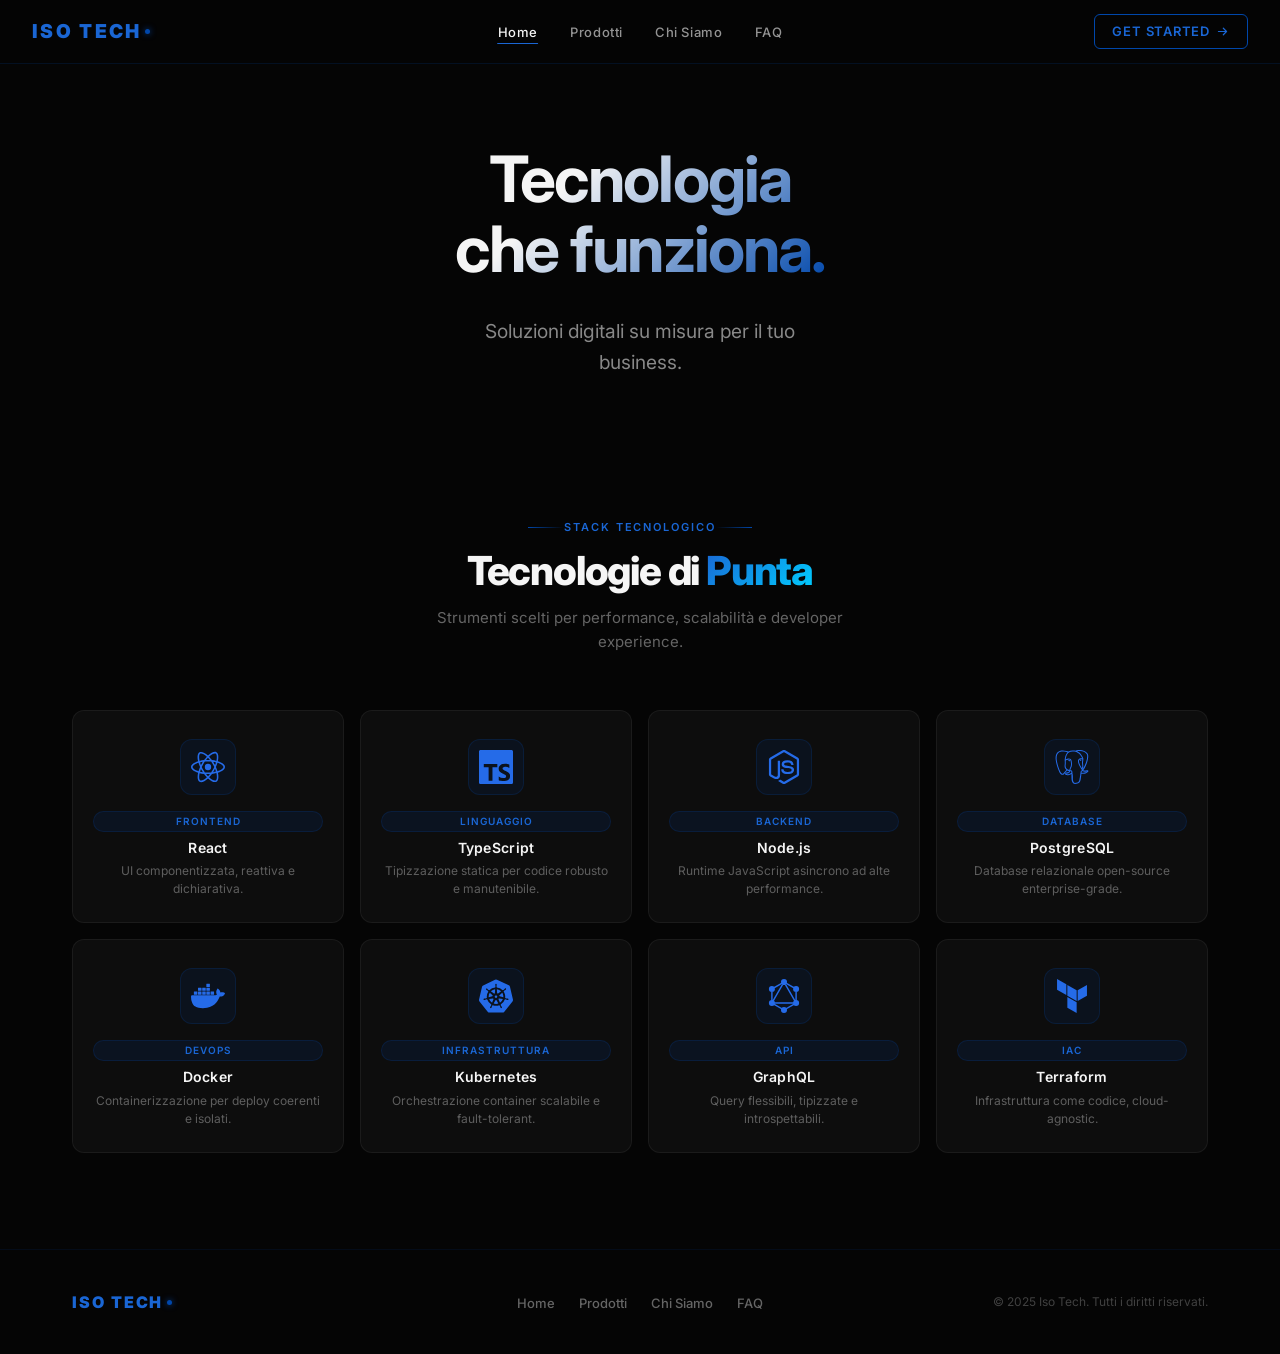
<file: index.html>
<!DOCTYPE html>
<html lang="it">
<head>
  <meta charset="UTF-8" />
  <meta name="viewport" content="width=device-width, initial-scale=1.0" />
  <meta name="google-site-verification" content="3cRhGELRDDzGBdjJfL5RbNqWhK74z8OUfiPZnvsJ3Kg" />
  <title>IsoTech | Evoluzione Automata - Soluzioni Tecnologiche</title>
  <meta name="description" content="IsoTech: Esperti in evoluzione automata e soluzioni tecnologiche all'avanguardia.">
  <meta name="keywords" content="IsoTech, Evoluzione Automata, Tecnologia, Innovazione">
  <link rel="preconnect" href="https://fonts.googleapis.com" />
  <link rel="preconnect" href="https://fonts.gstatic.com" crossorigin />
  <link href="https://fonts.googleapis.com/css2?family=Inter:wght@400;500;600;700;900&display=swap" rel="stylesheet">
  <link rel="stylesheet" href="style.css" />
  <link rel="icon" type="image/x-icon" href="favicon.ico">
  <link rel="apple-touch-icon" sizes="180x180" href="apple-touch-icon.png">
  <link rel="icon" type="image/png" sizes="32x32" href="favicon-32x32.png">
</head>
<body>

<header>
  <nav class="navbar" role="navigation" aria-label="Navigazione principale">

    <a href="index.html" class="navbar__logo" aria-label="ISO TECH — Home">ISO TECH</a>

    <ul class="navbar__links" role="list">
      <li><a href="index.html"     class="active" aria-current="page">Home</a></li>
      <li><a href="prodotti.html">Prodotti</a></li>
      <li><a href="chi-siamo.html">Chi Siamo</a></li>
      <li><a href="faq.html">FAQ</a></li>
    </ul>

    <a href="prodotti.html#contatti" class="navbar__cta">
      Get Started
      <svg viewBox="0 0 16 16" fill="none" aria-hidden="true">
        <path d="M3 8h10M9 4l4 4-4 4" stroke="currentColor" stroke-width="1.5"
              stroke-linecap="round" stroke-linejoin="round"/>
      </svg>
    </a>

    <button class="navbar__hamburger" aria-label="Apri menu"
            aria-expanded="false" aria-controls="mobile-menu" id="hamburger-btn">
      <span></span><span></span><span></span>
    </button>
  </nav>

  <div class="navbar__mobile" id="mobile-menu" role="menu">
    <a href="index.html" role="menuitem">Home</a>
    <a href="prodotti.html" role="menuitem">Prodotti</a>
    <a href="chi-siamo.html" role="menuitem">Chi Siamo</a>
    <a href="faq.html" role="menuitem">FAQ</a>
    <a href="prodotti.html#contatti" class="navbar__cta" id="mobile-cta" role="menuitem">
      Get Started
      <svg viewBox="0 0 16 16" fill="none" aria-hidden="true" width="13" height="13">
        <path d="M3 8h10M9 4l4 4-4 4" stroke="currentColor" stroke-width="1.5"
              stroke-linecap="round" stroke-linejoin="round"/>
      </svg>
    </a>
  </div>
</header>

<main>

  <section class="demo-hero" id="home">
    <h1 class="tech-reveal">Tecnologia <br>che <span class="blue-highlight">funziona.</span></h1>
    <p class="hero-subtitle">Soluzioni digitali su misura per il tuo business.</p>
  </section>

  <section class="tech-stack" id="stack" aria-labelledby="tech-stack-title">

    <div class="tech-stack__header">
      <p class="tech-stack__eyebrow">Stack Tecnologico</p>
      <h2 class="tech-stack__title" id="tech-stack-title">
        Tecnologie di <span class="highlight">Punta</span>
      </h2>
      <p class="tech-stack__subtitle">
        Strumenti scelti per performance, scalabilit&agrave; e developer experience.
      </p>
    </div>

    <ul class="tech-stack__grid" role="list">

      <li class="tech-card">
        <div class="tech-card__logo">
          <img src="assets/react.svg" alt="React logo" loading="lazy" />
        </div>
        <div class="tech-card__body">
          <span class="tech-card__badge">Frontend</span>
          <p class="tech-card__name">React</p>
          <p class="tech-card__desc">UI componentizzata, reattiva e dichiarativa.</p>
        </div>
      </li>

      <li class="tech-card">
        <div class="tech-card__logo">
          <img src="assets/typescript.svg" alt="TypeScript logo" loading="lazy" />
        </div>
        <div class="tech-card__body">
          <span class="tech-card__badge">Linguaggio</span>
          <p class="tech-card__name">TypeScript</p>
          <p class="tech-card__desc">Tipizzazione statica per codice robusto e manutenibile.</p>
        </div>
      </li>

      <li class="tech-card">
        <div class="tech-card__logo">
          <img src="assets/nodedotjs.svg" alt="Node.js logo" loading="lazy" />
        </div>
        <div class="tech-card__body">
          <span class="tech-card__badge">Backend</span>
          <p class="tech-card__name">Node.js</p>
          <p class="tech-card__desc">Runtime JavaScript asincrono ad alte performance.</p>
        </div>
      </li>

      <li class="tech-card">
        <div class="tech-card__logo">
          <img src="assets/postgresql.svg" alt="PostgreSQL logo" loading="lazy" />
        </div>
        <div class="tech-card__body">
          <span class="tech-card__badge">Database</span>
          <p class="tech-card__name">PostgreSQL</p>
          <p class="tech-card__desc">Database relazionale open-source enterprise-grade.</p>
        </div>
      </li>

      <li class="tech-card">
        <div class="tech-card__logo">
          <img src="assets/docker.svg" alt="Docker logo" loading="lazy" />
        </div>
        <div class="tech-card__body">
          <span class="tech-card__badge">DevOps</span>
          <p class="tech-card__name">Docker</p>
          <p class="tech-card__desc">Containerizzazione per deploy coerenti e isolati.</p>
        </div>
      </li>

      <li class="tech-card">
        <div class="tech-card__logo">
          <img src="assets/kubernetes.svg" alt="Kubernetes logo" loading="lazy" />
        </div>
        <div class="tech-card__body">
          <span class="tech-card__badge">Infrastruttura</span>
          <p class="tech-card__name">Kubernetes</p>
          <p class="tech-card__desc">Orchestrazione container scalabile e fault-tolerant.</p>
        </div>
      </li>

      <li class="tech-card">
        <div class="tech-card__logo">
          <img src="assets/graphql.svg" alt="GraphQL logo" loading="lazy" />
        </div>
        <div class="tech-card__body">
          <span class="tech-card__badge">API</span>
          <p class="tech-card__name">GraphQL</p>
          <p class="tech-card__desc">Query flessibili, tipizzate e introspettabili.</p>
        </div>
      </li>

      <li class="tech-card">
        <div class="tech-card__logo">
          <img src="assets/terraform.svg" alt="Terraform logo" loading="lazy" />
        </div>
        <div class="tech-card__body">
          <span class="tech-card__badge">IaC</span>
          <p class="tech-card__name">Terraform</p>
          <p class="tech-card__desc">Infrastruttura come codice, cloud-agnostic.</p>
        </div>
      </li>

    </ul>
  </section>

</main>

<footer>
  <div class="site-footer">
    <span class="site-footer__logo">ISO TECH</span>
    <ul class="site-footer__links">
      <li><a href="index.html">Home</a></li>
      <li><a href="prodotti.html">Prodotti</a></li>
      <li><a href="chi-siamo.html">Chi Siamo</a></li>
      <li><a href="faq.html">FAQ</a></li>
    </ul>
    <p class="site-footer__copy">&copy; 2025 Iso Tech. Tutti i diritti riservati.</p>
  </div>
</footer>

<script>
  var navbar     = document.querySelector('.navbar');
  var hamburger  = document.getElementById('hamburger-btn');
  var mobileMenu = document.getElementById('mobile-menu');
  var mobileCta  = document.getElementById('mobile-cta');

  /* ── Navbar scroll ── */
  window.addEventListener('scroll', function() {
    navbar.classList.toggle('scrolled', window.scrollY > 20);
  }, { passive: true });

  /* ── Hamburger toggle ── */
  hamburger.addEventListener('click', function() {
    var isOpen = mobileMenu.classList.toggle('open');
    hamburger.classList.toggle('open', isOpen);
    hamburger.setAttribute('aria-expanded', String(isOpen));
  });

  /* ── Chiudi menu al click su qualsiasi link ── */
  mobileMenu.querySelectorAll('a').forEach(function(link) {
    link.addEventListener('click', function() {
      mobileMenu.classList.remove('open');
      hamburger.classList.remove('open');
      hamburger.setAttribute('aria-expanded', 'false');
    });
  });

  /* ── Chiudi menu con Escape ── */
  document.addEventListener('keydown', function(e) {
    if (e.key === 'Escape' && mobileMenu.classList.contains('open')) {
      mobileMenu.classList.remove('open');
      hamburger.classList.remove('open');
      hamburger.setAttribute('aria-expanded', 'false');
      hamburger.focus();
    }
  });

  /* ──────────────────────────────────────────────────────────────
     CTA ADATTIVO: mobile → mailto, desktop → prodotti.html#contatti
     Soglia: 768px (stessa del breakpoint CSS della navbar)
     Viene rivalutato anche al resize della finestra per coprire
     i casi di rotazione schermo o finestra ridimensionata.
  ────────────────────────────────────────────────────────────── */
  var MOBILE_BREAKPOINT  = 768;
  var MOBILE_HREF        = 'mailto:isoo.team00@gmail.com';
  var DESKTOP_HREF       = 'prodotti.html#contatti';

  function updateMobileCta() {
    if (window.innerWidth <= MOBILE_BREAKPOINT) {
      mobileCta.href = MOBILE_HREF;
    } else {
      mobileCta.href = DESKTOP_HREF;
    }
  }

  /* Esegui subito al caricamento */
  updateMobileCta();

  /* Rivaluta ad ogni resize (debounced per performance) */
  var resizeTimer;
  window.addEventListener('resize', function() {
    clearTimeout(resizeTimer);
    resizeTimer = setTimeout(updateMobileCta, 100);
  }, { passive: true });
</script>

</body>
</html>
</file>
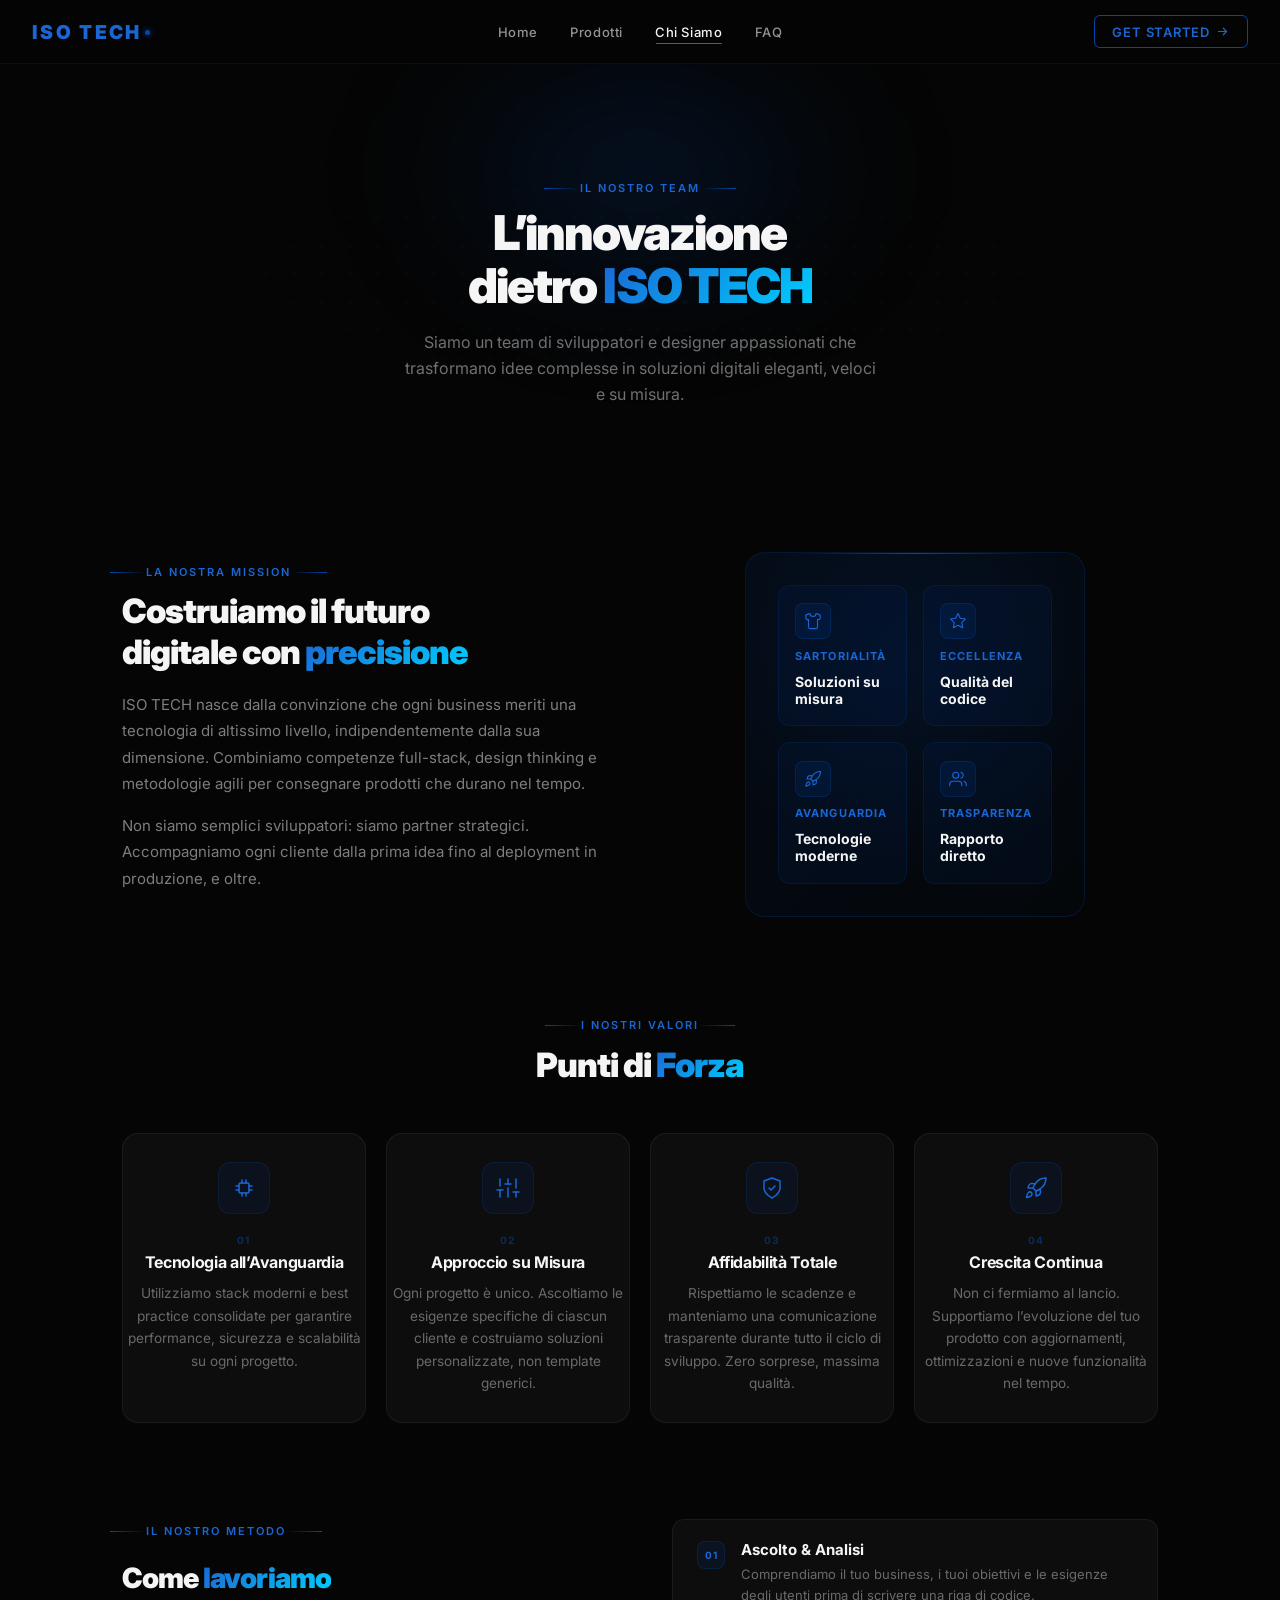
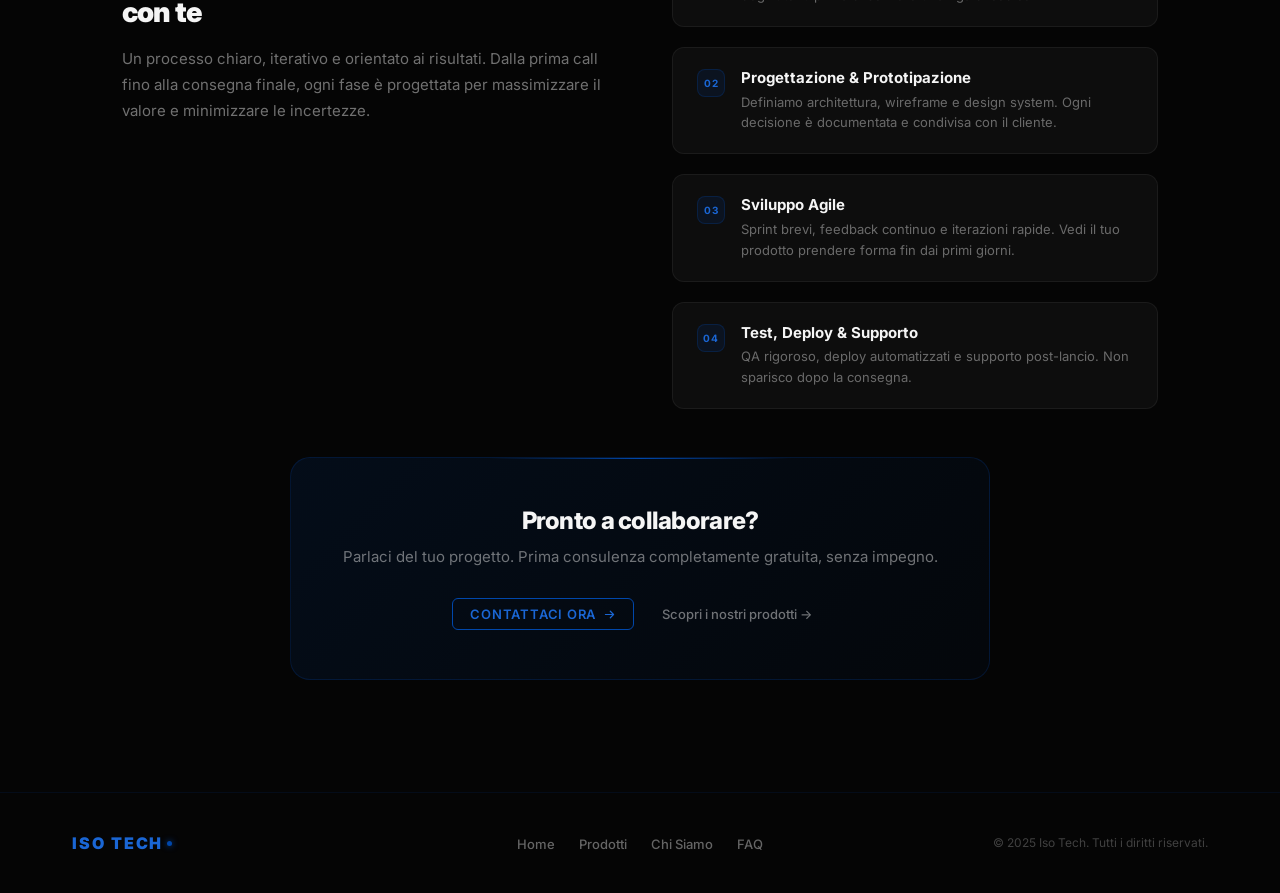
<file: chi-siamo.html>
<!DOCTYPE html>
<html lang="it">
<head>
  <meta charset="UTF-8" />
  <meta name="viewport" content="width=device-width, initial-scale=1.0" />
  <title>Iso Tech | Chi Siamo</title>
  <link rel="preconnect" href="https://fonts.googleapis.com" />
  <link rel="preconnect" href="https://fonts.gstatic.com" crossorigin />
  <link href="https://fonts.googleapis.com/css2?family=Inter:wght@400;500;600;700;900&display=swap" rel="stylesheet" />
  <style>
    :root {
      --color-primary:       #0047AB;
      --color-primary-light: #1A66D4;
      --color-primary-glow:  rgba(0,71,171,0.3);
      --color-bg:            #050505;
      --color-text:          #F5F5F5;
      --color-surface:       #0D0D0D;
      --color-border:        rgba(0,71,171,0.25);
      --font-sans:           'Inter', system-ui, sans-serif;
      --transition:          0.3s cubic-bezier(0.4,0,0.2,1);
    }
    *,*::before,*::after { box-sizing:border-box; margin:0; padding:0 }
    html { font-size:16px; scroll-behavior:smooth }
    body { font-family:var(--font-sans); background:var(--color-bg); color:var(--color-text); -webkit-font-smoothing:antialiased; min-height:100dvh }
    img  { display:block; max-width:100% }
    a    { color:inherit; text-decoration:none }

    .values-grid, .navbar__links, .site-footer__links { list-style:none; padding-left:0 }
    .values-grid > li, .navbar__links > li, .site-footer__links > li { padding-left:0 }

    /* ════ NAVBAR ════ */
    .navbar { position:sticky; top:0; z-index:100; width:100%; padding:0 2rem; height:64px; display:flex; align-items:center; justify-content:space-between; background:rgba(5,5,5,0.65); backdrop-filter:blur(18px) saturate(1.6); -webkit-backdrop-filter:blur(18px) saturate(1.6); border-bottom:1px solid rgba(0,71,171,0.18); transition:background var(--transition), border-color var(--transition) }
    .navbar.scrolled { background:rgba(5,5,5,0.9); border-color:rgba(0,71,171,0.35) }
    .navbar__logo { font-size:1.2rem; font-weight:900; letter-spacing:0.12em; text-transform:uppercase; color:var(--color-primary-light); flex-shrink:0; transition:color var(--transition), text-shadow var(--transition) }
    .navbar__logo:hover { color:var(--color-text); text-shadow:0 0 20px var(--color-primary-glow) }
    .navbar__logo::after { content:''; display:inline-block; width:5px; height:5px; border-radius:50%; background:var(--color-primary); box-shadow:0 0 6px var(--color-primary); margin-left:4px; vertical-align:middle; position:relative; top:-1px }
    .navbar__links { display:flex; align-items:center; gap:0.25rem; position:absolute; left:50%; transform:translateX(-50%) }
    .navbar__links a { padding:0.45rem 0.9rem; font-size:0.8125rem; font-weight:500; letter-spacing:0.04em; color:rgba(245,245,245,0.6); border-radius:6px; position:relative; transition:color var(--transition), background var(--transition) }
    .navbar__links a::after { content:''; position:absolute; bottom:4px; left:50%; transform:translateX(-50%) scaleX(0); width:calc(100% - 1.8rem); height:1px; background:var(--color-primary-light); border-radius:2px; transition:transform var(--transition); transform-origin:center }
    .navbar__links a:hover, .navbar__links a.active { color:var(--color-text) }
    .navbar__links a:hover { background:rgba(0,71,171,0.08) }
    .navbar__links a:hover::after, .navbar__links a.active::after { transform:translateX(-50%) scaleX(1) }
    .navbar__cta { white-space:nowrap; flex-shrink:0; display:inline-flex; align-items:center; gap:0.4rem; padding:0.45rem 1.1rem; font-size:0.8125rem; font-weight:600; letter-spacing:0.06em; text-transform:uppercase; color:var(--color-primary-light); border:1px solid var(--color-primary); border-radius:6px; background:transparent; cursor:pointer; transition:color var(--transition), background var(--transition), border-color var(--transition), box-shadow var(--transition), transform var(--transition) }
    .navbar__cta:hover { color:var(--color-text); background:var(--color-primary); border-color:var(--color-primary-light); box-shadow:0 0 20px var(--color-primary-glow), 0 0 60px rgba(0,71,171,0.12); transform:translateY(-1px) }
    .navbar__cta:active { transform:translateY(0) }
    .navbar__cta svg { width:13px; height:13px; flex-shrink:0; transition:transform var(--transition) }
    .navbar__cta:hover svg { transform:translateX(3px) }
    .navbar__hamburger { display:none; flex-direction:column; justify-content:center; gap:5px; width:36px; height:36px; padding:6px; border-radius:6px; cursor:pointer; background:transparent; border:none; transition:background var(--transition) }
    .navbar__hamburger:hover { background:rgba(0,71,171,0.1) }
    .navbar__hamburger span { display:block; width:100%; height:1.5px; background:var(--color-text); border-radius:2px; transform-origin:center; transition:transform var(--transition), opacity var(--transition) }
    .navbar__hamburger.open span:nth-child(1) { transform:translateY(6.5px) rotate(45deg) }
    .navbar__hamburger.open span:nth-child(2) { opacity:0; transform:scaleX(0) }
    .navbar__hamburger.open span:nth-child(3) { transform:translateY(-6.5px) rotate(-45deg) }
    .navbar__mobile { display:none; position:fixed; top:64px; left:0; right:0; padding:1rem 1.5rem 1.5rem; background:rgba(5,5,5,0.97); backdrop-filter:blur(20px); -webkit-backdrop-filter:blur(20px); border-bottom:1px solid var(--color-border); flex-direction:column; gap:0.25rem; opacity:0; transform:translateY(-8px); pointer-events:none; transition:opacity var(--transition), transform var(--transition); z-index:99 }
    .navbar__mobile.open { display:flex; opacity:1; transform:translateY(0); pointer-events:auto }
    .navbar__mobile a { padding:0.75rem 1rem; font-size:0.9375rem; font-weight:500; color:rgba(245,245,245,0.65); border-radius:6px; transition:color var(--transition), background var(--transition) }
    .navbar__mobile a:hover { color:var(--color-text); background:rgba(0,71,171,0.1) }
    .navbar__mobile .navbar__cta { margin-top:0.75rem; width:100%; justify-content:center }

    /* ════ HERO ════ */
    .about-hero { position:relative; padding:7rem 2rem 5rem; text-align:center; overflow:hidden }
    .about-hero::before { content:''; position:absolute; inset:0; background-image:radial-gradient(circle,rgba(0,71,171,0.18) 1px,transparent 1px); background-size:28px 28px; mask-image:radial-gradient(ellipse 80% 60% at 50% 50%,black,transparent); -webkit-mask-image:radial-gradient(ellipse 80% 60% at 50% 50%,black,transparent); pointer-events:none }
    .about-hero::after { content:''; position:absolute; top:-10%; left:50%; transform:translateX(-50%); width:500px; height:300px; background:radial-gradient(ellipse,rgba(0,71,171,0.22),transparent 70%); filter:blur(60px); pointer-events:none }
    .about-hero__inner { position:relative; z-index:1; max-width:640px; margin:0 auto }
    .about-hero__eyebrow { display:inline-block; padding:0 1.5rem; font-size:0.6875rem; font-weight:600; letter-spacing:0.18em; text-transform:uppercase; color:var(--color-primary-light); margin-bottom:0.75rem; position:relative; border:none; background:none }
    .about-hero__eyebrow::before,
    .about-hero__eyebrow::after { content:''; position:absolute; top:50%; width:36px; height:1px; background:linear-gradient(90deg,transparent,var(--color-primary)) }
    .about-hero__eyebrow::before { right:calc(100% - 1.5rem); transform:rotate(180deg) }
    .about-hero__eyebrow::after  { left:calc(100% - 1.5rem) }
    .about-hero__title { font-size:clamp(2rem,5vw,3rem); font-weight:900; letter-spacing:-0.04em; line-height:1.1; color:var(--color-text); margin-bottom:1rem }
    .about-hero__title .accent { background:linear-gradient(135deg,var(--color-primary-light),#00CFFF); -webkit-background-clip:text; background-clip:text; -webkit-text-fill-color:transparent }
    .about-hero__sub { font-size:1rem; color:rgba(245,245,245,0.45); line-height:1.65; max-width:480px; margin:0 auto }

    /* ════ MAIN CONTENT ════ */
    .about-content { max-width:1100px; margin:0 auto; padding:4rem 2rem 7rem }

    /* ── MISSION ── */
    .mission { display:grid; grid-template-columns:1fr 1fr; gap:4rem; align-items:center; margin-bottom:6rem }
    .mission__eyebrow { font-size:0.6875rem; font-weight:600; letter-spacing:0.18em; text-transform:uppercase; color:var(--color-primary-light); margin-bottom:0.75rem; display:inline-block; padding:0 1.5rem; position:relative }
    .mission__eyebrow::before,
    .mission__eyebrow::after { content:''; position:absolute; top:50%; width:36px; height:1px; background:linear-gradient(90deg,transparent,var(--color-primary)) }
    .mission__eyebrow::before { right:calc(100% - 1.5rem); transform:rotate(180deg) }
    .mission__eyebrow::after  { left:calc(100% - 1.5rem) }
    .mission__title { font-size:clamp(1.5rem,3vw,2.1rem); font-weight:900; letter-spacing:-0.03em; line-height:1.2; color:var(--color-text); margin-bottom:1.25rem }
    .mission__title .accent { background:linear-gradient(135deg,var(--color-primary-light),#00CFFF); -webkit-background-clip:text; background-clip:text; -webkit-text-fill-color:transparent }
    .mission__desc { font-size:0.9375rem; color:rgba(245,245,245,0.5); line-height:1.75; margin-bottom:1rem }

    .mission__visual { position:relative; display:flex; align-items:center; justify-content:center }
    .mission__glow-box { position:relative; width:100%; max-width:340px; border-radius:20px; background:linear-gradient(135deg,rgba(0,71,171,0.1),rgba(0,71,171,0.03)); border:1px solid rgba(0,71,171,0.22); padding:2rem; overflow:hidden }
    .mission__glow-box::before { content:''; position:absolute; top:0; left:15%; width:70%; height:1px; background:linear-gradient(90deg,transparent,var(--color-primary),transparent) }
    .mission__glow-box::after  { content:''; position:absolute; inset:0; background-image:radial-gradient(circle at 50% 30%,rgba(0,71,171,0.12),transparent 70%); pointer-events:none }
    .mission__pillars { display:grid; grid-template-columns:1fr 1fr; gap:1rem; position:relative; z-index:1 }
    .pillar { display:flex; flex-direction:column; align-items:flex-start; gap:0.6rem; background:rgba(0,71,171,0.08); border:1px solid rgba(0,71,171,0.18); border-radius:12px; padding:1.1rem 1rem; transition:background var(--transition), border-color var(--transition), box-shadow var(--transition) }
    .pillar:hover { background:rgba(0,71,171,0.15); border-color:rgba(0,71,171,0.38); box-shadow:0 0 18px rgba(0,71,171,0.18) }
    .pillar__icon { width:36px; height:36px; display:flex; align-items:center; justify-content:center; border-radius:8px; background:rgba(0,71,171,0.14); border:1px solid rgba(0,71,171,0.25); flex-shrink:0 }
    .pillar__icon svg { width:18px; height:18px; color:var(--color-primary-light) }
    .pillar__label { font-size:0.6875rem; font-weight:700; letter-spacing:0.1em; text-transform:uppercase; color:var(--color-primary-light) }
    .pillar__name  { font-size:0.875rem; font-weight:700; color:var(--color-text); line-height:1.25 }

    /* ── VALUES GRID ── */
    .values-section { margin-bottom:6rem }
    .section-header { text-align:center; margin-bottom:3rem }
    .section-eyebrow { display:inline-block; padding:0 1.5rem; font-size:0.6875rem; font-weight:600; letter-spacing:0.18em; text-transform:uppercase; color:var(--color-primary-light); margin-bottom:0.75rem; position:relative }
    .section-eyebrow::before,
    .section-eyebrow::after { content:''; position:absolute; top:50%; width:36px; height:1px; background:linear-gradient(90deg,transparent,var(--color-primary)) }
    .section-eyebrow::before { right:calc(100% - 1.5rem); transform:rotate(180deg) }
    .section-eyebrow::after  { left:calc(100% - 1.5rem) }
    .section-title { font-size:clamp(1.5rem,3vw,2.1rem); font-weight:900; letter-spacing:-0.03em; color:var(--color-text) }
    .section-title .highlight { background:linear-gradient(135deg,var(--color-primary-light),#00CFFF); -webkit-background-clip:text; background-clip:text; -webkit-text-fill-color:transparent }

    .values-grid { display:grid; grid-template-columns:repeat(4,1fr); gap:1.25rem; padding:0; margin:0; list-style:none }
    .values-grid > li { padding-left:0 !important; padding-right:0 !important }
    .value-card { position:relative; display:flex; flex-direction:column; align-items:center; text-align:center; background:#0D0D0D; border:1px solid rgba(245,245,245,0.06); border-radius:16px; padding:1.75rem 1.5rem; overflow:hidden; transition:border-color var(--transition), box-shadow var(--transition), transform var(--transition) }
    .value-card::before { content:''; position:absolute; top:-40px; left:50%; transform:translateX(-50%); width:200px; height:200px; border-radius:50%; background:radial-gradient(circle,rgba(0,71,171,0.18),transparent 70%); opacity:0; transition:opacity var(--transition); pointer-events:none }
    .value-card::after  { content:''; position:absolute; top:0; left:15%; width:70%; height:1px; background:linear-gradient(90deg,transparent,var(--color-primary),transparent); opacity:0; transition:opacity var(--transition) }
    .value-card:hover { border-color:var(--color-primary); box-shadow:0 0 0 1px rgba(0,71,171,0.15), 0 12px 40px rgba(0,0,0,0.55), 0 0 50px rgba(0,71,171,0.07); transform:translateY(-5px) }
    .value-card:hover::before, .value-card:hover::after { opacity:1 }
    .value-card__icon { width:52px; height:52px; display:flex; align-items:center; justify-content:center; border-radius:12px; background:rgba(0,71,171,0.1); border:1px solid rgba(0,71,171,0.2); margin:0 auto 1.25rem auto; flex-shrink:0; transition:background var(--transition), border-color var(--transition), box-shadow var(--transition) }
    .value-card__icon svg { width:24px; height:24px; color:var(--color-primary-light); transition:color var(--transition), filter var(--transition) }
    .value-card:hover .value-card__icon { background:rgba(0,71,171,0.18); border-color:rgba(0,71,171,0.4); box-shadow:0 0 16px rgba(0,71,171,0.3) }
    .value-card:hover .value-card__icon svg { color:#fff; filter:drop-shadow(0 0 6px rgba(0,71,171,0.6)) }
    .value-card__number { font-size:0.625rem; font-weight:700; letter-spacing:0.14em; text-transform:uppercase; color:rgba(0,71,171,0.55); margin-bottom:0.4rem; width:100%; text-align:center }
    .value-card__title { font-size:1rem; font-weight:700; letter-spacing:-0.02em; color:var(--color-text); line-height:1.3; margin-bottom:0.6rem; width:100%; text-align:center; transition:color var(--transition) }
    .value-card:hover .value-card__title { color:#fff }
    .value-card__desc { font-size:0.85rem; color:rgba(245,245,245,0.4); line-height:1.65; width:100%; text-align:center; margin-left:auto; margin-right:auto; transition:color var(--transition) }
    .value-card:hover .value-card__desc { color:rgba(245,245,245,0.65) }

    /* ── METODO ── */
    .method-section { margin-bottom:3rem }
    .method-inner { display:grid; grid-template-columns:1fr 1fr; gap:4rem; align-items:start }
    .method__intro-title { font-size:clamp(1.3rem,2.5vw,1.75rem); font-weight:900; letter-spacing:-0.03em; color:var(--color-text); margin-bottom:1rem; line-height:1.2 }
    .method__intro-title .accent { background:linear-gradient(135deg,var(--color-primary-light),#00CFFF); -webkit-background-clip:text; background-clip:text; -webkit-text-fill-color:transparent }
    .method__intro-desc { font-size:0.9375rem; color:rgba(245,245,245,0.45); line-height:1.75 }
    .method__steps { list-style:none; padding-left:0; display:flex; flex-direction:column; gap:1.25rem }
    .method__step { display:flex; gap:1rem; align-items:flex-start; padding:1.25rem 1.5rem; background:#0D0D0D; border:1px solid rgba(245,245,245,0.06); border-radius:12px; transition:border-color var(--transition), box-shadow var(--transition), transform var(--transition) }
    .method__step:hover { border-color:rgba(0,71,171,0.35); box-shadow:0 4px 20px rgba(0,0,0,0.4), 0 0 30px rgba(0,71,171,0.05); transform:translateX(4px) }
    .method__step-num { flex-shrink:0; width:28px; height:28px; border-radius:8px; background:rgba(0,71,171,0.12); border:1px solid rgba(0,71,171,0.25); display:flex; align-items:center; justify-content:center; font-size:0.625rem; font-weight:700; letter-spacing:0.1em; color:var(--color-primary-light); margin-top:1px }
    .method__step-title { font-size:0.9375rem; font-weight:700; color:var(--color-text); margin-bottom:0.3rem }
    .method__step-desc { font-size:0.8125rem; color:rgba(245,245,245,0.4); line-height:1.6 }

    /* ════ CTA BANNER ════ */
    .about-cta-banner { display:block; margin:2rem auto 0; max-width:700px; background:linear-gradient(135deg,rgba(0,71,171,0.12),rgba(0,71,171,0.04)); border:1px solid rgba(0,71,171,0.22); border-radius:20px; padding:3rem 2.5rem; text-align:center; position:relative; overflow:hidden }
    .about-cta-banner::before { content:''; position:absolute; top:0; left:50%; transform:translateX(-50%); width:300px; height:1px; background:linear-gradient(90deg,transparent,var(--color-primary),transparent) }
    .about-cta-banner__title { font-size:1.5rem; font-weight:800; letter-spacing:-0.03em; color:var(--color-text); margin-bottom:0.65rem }
    .about-cta-banner__sub { font-size:0.9375rem; color:rgba(245,245,245,0.45); line-height:1.6; margin-bottom:1.75rem }
    .about-cta-banner__actions { display:flex; align-items:center; justify-content:center; gap:0.75rem; flex-wrap:wrap }
    .back-link { font-size:0.8125rem; font-weight:500; color:rgba(245,245,245,0.45); padding:0.55rem 1rem; transition:color var(--transition) }
    .back-link:hover { color:var(--color-text) }
    .back-link--mobile { display:none; cursor:pointer; background:none; border:none; font-family:inherit; font-size:0.8125rem; font-weight:500; color:rgba(245,245,245,0.45); padding:0.55rem 1rem; transition:color var(--transition) }
    .back-link--mobile:hover { color:var(--color-text) }
    @media (max-width:768px) { .back-link--desktop { display:none } .back-link--mobile { display:inline-block } }

    /* ════ FOOTER ════ */
    footer { width:100%; border-top:1px solid rgba(0,71,171,0.12) }
    .site-footer { padding:2.5rem 2rem; display:grid; grid-template-columns:1fr auto 1fr; align-items:center; gap:1rem; max-width:1200px; margin:0 auto; width:100% }
    .site-footer__logo { font-size:1rem; font-weight:900; letter-spacing:0.12em; text-transform:uppercase; color:var(--color-primary-light); justify-self:start }
    .site-footer__logo::after { content:''; display:inline-block; width:5px; height:5px; border-radius:50%; background:var(--color-primary); box-shadow:0 0 6px var(--color-primary); margin-left:4px; vertical-align:middle; position:relative; top:-1px }
    .site-footer__links { display:flex; gap:1.5rem; list-style:none; padding-left:0; justify-self:center }
    .site-footer__links a { font-size:0.8125rem; font-weight:500; color:rgba(245,245,245,0.4); transition:color var(--transition) }
    .site-footer__links a:hover { color:var(--color-text) }
    .site-footer__copy { font-size:0.75rem; color:rgba(245,245,245,0.25); justify-self:end; text-align:right }

    .sr-only { position:absolute; width:1px; height:1px; padding:0; margin:-1px; overflow:hidden; clip:rect(0,0,0,0); white-space:nowrap; border:0 }

    /* ════ RESPONSIVE ════ */
    @media (max-width:1024px) { .values-grid { grid-template-columns:repeat(2,1fr) } }
    @media (max-width:768px) {
      .navbar__links, .navbar__cta { display:none }
      .navbar__hamburger { display:flex }
      .navbar__mobile .navbar__cta { display:inline-flex }
      .mission { grid-template-columns:1fr; gap:2.5rem }
      .mission__visual { display:none }
      .method-inner { grid-template-columns:1fr; gap:2rem }
    }
    @media (max-width:600px) {
      .about-hero { padding:5rem 1.5rem 3.5rem }
      .about-content { padding:3rem 1.25rem 5rem }
      .values-grid { grid-template-columns:1fr; gap:1rem }
      .about-cta-banner { padding:2rem 1.5rem }
      .site-footer { grid-template-columns:1fr; justify-items:center; text-align:center }
      .site-footer__logo { justify-self:center }
      .site-footer__copy { justify-self:center; text-align:center }
      .site-footer__links { justify-content:center; flex-wrap:wrap }
    }
  </style>
</head>
<body>

<header>
  <nav class="navbar" role="navigation" aria-label="Navigazione principale">
    <a href="index.html" class="navbar__logo" aria-label="ISO TECH — Home">ISO TECH</a>
    <ul class="navbar__links" role="list">
      <li><a href="index.html">Home</a></li>
      <li><a href="prodotti.html">Prodotti</a></li>
      <li><a href="chi-siamo.html" class="active" aria-current="page">Chi Siamo</a></li>
      <li><a href="faq.html">FAQ</a></li>
    </ul>
    <a href="#contatti" class="navbar__cta">
      Get Started
      <svg viewBox="0 0 16 16" fill="none" aria-hidden="true">
        <path d="M3 8h10M9 4l4 4-4 4" stroke="currentColor" stroke-width="1.5" stroke-linecap="round" stroke-linejoin="round"/>
      </svg>
    </a>
    <button class="navbar__hamburger" aria-label="Apri menu" aria-expanded="false" aria-controls="mobile-menu" id="hamburger-btn">
      <span></span><span></span><span></span>
    </button>
  </nav>

  <div class="navbar__mobile" id="mobile-menu" role="menu">
    <a href="index.html" role="menuitem">Home</a>
    <a href="prodotti.html" role="menuitem">Prodotti</a>
    <a href="chi-siamo.html" role="menuitem">Chi Siamo</a>
    <a href="faq.html" role="menuitem">FAQ</a>
    <a href="#contatti" class="navbar__cta" id="mobile-cta" role="menuitem">
      Get Started
      <svg viewBox="0 0 16 16" fill="none" aria-hidden="true" width="13" height="13">
        <path d="M3 8h10M9 4l4 4-4 4" stroke="currentColor" stroke-width="1.5" stroke-linecap="round" stroke-linejoin="round"/>
      </svg>
    </a>
  </div>
</header>

<main>

  <section class="about-hero" aria-label="Chi siamo — intestazione">
    <div class="about-hero__inner">
      <p class="about-hero__eyebrow">Il Nostro Team</p>
      <h1 class="about-hero__title">L&rsquo;innovazione<br>dietro <span class="accent">ISO TECH</span></h1>
      <p class="about-hero__sub">Siamo un team di sviluppatori e designer appassionati che trasformano idee complesse in soluzioni digitali eleganti, veloci e su misura.</p>
    </div>
  </section>

  <div class="about-content">

    <section class="mission" aria-labelledby="mission-title">
      <div class="mission__text-block">
        <p class="mission__eyebrow">La Nostra Mission</p>
        <h2 class="mission__title" id="mission-title">
          Costruiamo il futuro<br>digitale con <span class="accent">precisione</span>
        </h2>
        <p class="mission__desc">
          ISO TECH nasce dalla convinzione che ogni business meriti una tecnologia di altissimo livello, indipendentemente dalla sua dimensione. Combiniamo competenze full-stack, design thinking e metodologie agili per consegnare prodotti che durano nel tempo.
        </p>
        <p class="mission__desc" style="margin-top:1rem">
          Non siamo semplici sviluppatori: siamo partner strategici. Accompagniamo ogni cliente dalla prima idea fino al deployment in produzione, e oltre.
        </p>
      </div>

      <div class="mission__visual" aria-hidden="true">
        <div class="mission__glow-box">
          <div class="mission__pillars">

            <div class="pillar">
              <div class="pillar__icon">
                <svg viewBox="0 0 24 24" fill="none" stroke="currentColor" stroke-width="1.5" stroke-linecap="round" stroke-linejoin="round">
                  <path d="M20.38 3.46 16 2a4 4 0 0 1-8 0L3.62 3.46a2 2 0 0 0-1.34 2.23l.58 3.57a1 1 0 0 0 .99.84H6v10c0 1.1.9 2 2 2h8a2 2 0 0 0 2-2V10h2.15a1 1 0 0 0 .99-.84l.58-3.57a2 2 0 0 0-1.34-2.23z"/>
                </svg>
              </div>
              <span class="pillar__label">Sartorialit&agrave;</span>
              <span class="pillar__name">Soluzioni su misura</span>
            </div>

            <div class="pillar">
              <div class="pillar__icon">
                <svg viewBox="0 0 24 24" fill="none" stroke="currentColor" stroke-width="1.5" stroke-linecap="round" stroke-linejoin="round">
                  <path d="m12 2 3.09 6.26L22 9.27l-5 4.87 1.18 6.88L12 17.77l-6.18 3.25L7 14.14 2 9.27l6.91-1.01L12 2z"/>
                </svg>
              </div>
              <span class="pillar__label">Eccellenza</span>
              <span class="pillar__name">Qualit&agrave; del codice</span>
            </div>

            <div class="pillar">
              <div class="pillar__icon">
                <svg viewBox="0 0 24 24" fill="none" stroke="currentColor" stroke-width="1.5" stroke-linecap="round" stroke-linejoin="round">
                  <path d="M4.5 16.5c-1.5 1.26-2 5-2 5s3.74-.5 5-2c.71-.84.7-2.13-.09-2.91a2.18 2.18 0 0 0-2.91-.09z"/>
                  <path d="m12 15-3-3a22 22 0 0 1 2-3.95A12.88 12.88 0 0 1 22 2c0 2.72-.78 7.5-6 11a22.35 22.35 0 0 1-4 2z"/>
                  <path d="M9 12H4s.55-3.03 2-4c1.62-1.08 5 0 5 0M12 15v5s3.03-.55 4-2c1.08-1.62 0-5 0-5"/>
                </svg>
              </div>
              <span class="pillar__label">Avanguardia</span>
              <span class="pillar__name">Tecnologie moderne</span>
            </div>

            <div class="pillar">
              <div class="pillar__icon">
                <svg viewBox="0 0 24 24" fill="none" stroke="currentColor" stroke-width="1.5" stroke-linecap="round" stroke-linejoin="round">
                  <path d="M17 21v-2a4 4 0 0 0-4-4H5a4 4 0 0 0-4 4v2"/>
                  <circle cx="9" cy="7" r="4"/>
                  <path d="M23 21v-2a4 4 0 0 0-3-3.87M16 3.13a4 4 0 0 1 0 7.75"/>
                </svg>
              </div>
              <span class="pillar__label">Trasparenza</span>
              <span class="pillar__name">Rapporto diretto</span>
            </div>

          </div>
        </div>
      </div>
    </section>

    <section class="values-section" aria-labelledby="values-title">
      <div class="section-header">
        <p class="section-eyebrow">I Nostri Valori</p>
        <h2 class="section-title" id="values-title">Punti di <span class="highlight">Forza</span></h2>
      </div>
      <ul class="values-grid" role="list">

        <li class="value-card">
          <div class="value-card__icon" aria-hidden="true">
            <svg viewBox="0 0 24 24" fill="none" stroke="currentColor" stroke-width="1.5" stroke-linecap="round" stroke-linejoin="round">
              <rect x="7" y="7" width="10" height="10" rx="2"/>
              <path d="M7 10H4M7 14H4M10 7V4M14 7V4M17 10h3M17 14h3M10 17v3M14 17v3"/>
            </svg>
          </div>
          <span class="value-card__number">01</span>
          <h3 class="value-card__title">Tecnologia all&rsquo;Avanguardia</h3>
          <p class="value-card__desc">Utilizziamo stack moderni e best practice consolidate per garantire performance, sicurezza e scalabilit&agrave; su ogni progetto.</p>
        </li>

        <li class="value-card">
          <div class="value-card__icon" aria-hidden="true">
            <svg viewBox="0 0 24 24" fill="none" stroke="currentColor" stroke-width="1.5" stroke-linecap="round" stroke-linejoin="round">
              <path d="M4 21v-7M4 10V3M12 21v-9M12 8V3M20 21v-5M20 12V3"/>
              <path d="M1 14h6M9 8h6M17 16h6"/>
            </svg>
          </div>
          <span class="value-card__number">02</span>
          <h3 class="value-card__title">Approccio su Misura</h3>
          <p class="value-card__desc">Ogni progetto &egrave; unico. Ascoltiamo le esigenze specifiche di ciascun cliente e costruiamo soluzioni personalizzate, non template generici.</p>
        </li>

        <li class="value-card">
          <div class="value-card__icon" aria-hidden="true">
            <svg viewBox="0 0 24 24" fill="none" stroke="currentColor" stroke-width="1.5" stroke-linecap="round" stroke-linejoin="round">
              <path d="M12 22s8-4 8-10V5l-8-3-8 3v7c0 6 8 10 8 10z"/>
              <path d="m9 12 2 2 4-4"/>
            </svg>
          </div>
          <span class="value-card__number">03</span>
          <h3 class="value-card__title">Affidabilit&agrave; Totale</h3>
          <p class="value-card__desc">Rispettiamo le scadenze e manteniamo una comunicazione trasparente durante tutto il ciclo di sviluppo. Zero sorprese, massima qualit&agrave;.</p>
        </li>

        <li class="value-card">
          <div class="value-card__icon" aria-hidden="true">
            <svg viewBox="0 0 24 24" fill="none" stroke="currentColor" stroke-width="1.5" stroke-linecap="round" stroke-linejoin="round">
              <path d="M4.5 16.5c-1.5 1.26-2 5-2 5s3.74-.5 5-2c.71-.84.7-2.13-.09-2.91a2.18 2.18 0 0 0-2.91-.09z"/>
              <path d="m12 15-3-3a22 22 0 0 1 2-3.95A12.88 12.88 0 0 1 22 2c0 2.72-.78 7.5-6 11a22.35 22.35 0 0 1-4 2z"/>
              <path d="M9 12H4s.55-3.03 2-4c1.62-1.08 5 0 5 0M12 15v5s3.03-.55 4-2c1.08-1.62 0-5 0-5"/>
            </svg>
          </div>
          <span class="value-card__number">04</span>
          <h3 class="value-card__title">Crescita Continua</h3>
          <p class="value-card__desc">Non ci fermiamo al lancio. Supportiamo l&rsquo;evoluzione del tuo prodotto con aggiornamenti, ottimizzazioni e nuove funzionalit&agrave; nel tempo.</p>
        </li>

      </ul>
    </section>

    <section class="method-section" aria-labelledby="method-title">
      <div class="method-inner">
        <div>
          <p class="section-eyebrow" style="text-align:left; display:inline-block">Il Nostro Metodo</p>
          <h2 class="method__intro-title" id="method-title" style="margin-top:0.75rem">
            Come <span class="accent">lavoriamo</span><br>con te
          </h2>
          <p class="method__intro-desc">Un processo chiaro, iterativo e orientato ai risultati. Dalla prima call fino alla consegna finale, ogni fase &egrave; progettata per massimizzare il valore e minimizzare le incertezze.</p>
        </div>
        <ol class="method__steps" role="list">
          <li class="method__step">
            <div class="method__step-num">01</div>
            <div class="method__step-body">
              <p class="method__step-title">Ascolto &amp; Analisi</p>
              <p class="method__step-desc">Comprendiamo il tuo business, i tuoi obiettivi e le esigenze degli utenti prima di scrivere una riga di codice.</p>
            </div>
          </li>
          <li class="method__step">
            <div class="method__step-num">02</div>
            <div class="method__step-body">
              <p class="method__step-title">Progettazione &amp; Prototipazione</p>
              <p class="method__step-desc">Definiamo architettura, wireframe e design system. Ogni decisione &egrave; documentata e condivisa con il cliente.</p>
            </div>
          </li>
          <li class="method__step">
            <div class="method__step-num">03</div>
            <div class="method__step-body">
              <p class="method__step-title">Sviluppo Agile</p>
              <p class="method__step-desc">Sprint brevi, feedback continuo e iterazioni rapide. Vedi il tuo prodotto prendere forma fin dai primi giorni.</p>
            </div>
          </li>
          <li class="method__step">
            <div class="method__step-num">04</div>
            <div class="method__step-body">
              <p class="method__step-title">Test, Deploy &amp; Supporto</p>
              <p class="method__step-desc">QA rigoroso, deploy automatizzati e supporto post-lancio. Non sparisco dopo la consegna.</p>
            </div>
          </li>
        </ol>
      </div>
    </section>

    <div class="about-cta-banner" id="contatti">
      <h2 class="about-cta-banner__title">Pronto a collaborare?</h2>
      <p class="about-cta-banner__sub">Parlaci del tuo progetto. Prima consulenza completamente gratuita, senza impegno.</p>
      <div class="about-cta-banner__actions">
        <a href="mailto:isoo.team00@gmail.com" class="navbar__cta">
          Contattaci ora
          <svg viewBox="0 0 16 16" fill="none" aria-hidden="true" width="13" height="13">
            <path d="M3 8h10M9 4l4 4-4 4" stroke="currentColor" stroke-width="1.5" stroke-linecap="round" stroke-linejoin="round"/>
          </svg>
        </a>
        <a href="prodotti.html" class="back-link back-link--desktop">Scopri i nostri prodotti &rarr;</a>
        <button class="back-link back-link--mobile" id="banner-open-menu">Contattaci ora &rarr;</button>
      </div>
    </div>

  </div>
</main>

<footer>
  <div class="site-footer">
    <span class="site-footer__logo">ISO TECH</span>
    <ul class="site-footer__links">
      <li><a href="index.html">Home</a></li>
      <li><a href="prodotti.html">Prodotti</a></li>
      <li><a href="chi-siamo.html">Chi Siamo</a></li>
      <li><a href="faq.html">FAQ</a></li>
    </ul>
    <p class="site-footer__copy">&copy; 2025 Iso Tech. Tutti i diritti riservati.</p>
  </div>
</footer>

<script>
  document.addEventListener('DOMContentLoaded', function() {

    var navbar     = document.querySelector('.navbar');
    var hamburger  = document.getElementById('hamburger-btn');
    var mobileMenu = document.getElementById('mobile-menu');
    var mobileCta  = document.getElementById('mobile-cta');
    var bannerBtn  = document.getElementById('banner-open-menu');

    /* ── Navbar scroll ── */
    window.addEventListener('scroll', function() {
      navbar.classList.toggle('scrolled', window.scrollY > 20);
    }, { passive: true });

    /* ── Hamburger toggle ── */
    hamburger.addEventListener('click', function() {
      var isOpen = mobileMenu.classList.toggle('open');
      hamburger.classList.toggle('open', isOpen);
      hamburger.setAttribute('aria-expanded', String(isOpen));
    });

    /* ── Chiudi menu al click su qualsiasi link ── */
    mobileMenu.querySelectorAll('a').forEach(function(link) {
      link.addEventListener('click', function() {
        mobileMenu.classList.remove('open');
        hamburger.classList.remove('open');
        hamburger.setAttribute('aria-expanded', 'false');
      });
    });

    /* ── Chiudi menu con Escape ── */
    document.addEventListener('keydown', function(e) {
      if (e.key === 'Escape' && mobileMenu.classList.contains('open')) {
        mobileMenu.classList.remove('open');
        hamburger.classList.remove('open');
        hamburger.setAttribute('aria-expanded', 'false');
        hamburger.focus();
      }
    });

    /* ── CTA adattivo: mobile → mailto, desktop → #contatti ── */
    var MOBILE_BREAKPOINT = 768;
    var MOBILE_HREF       = 'mailto:isoo.team00@gmail.com';
    var DESKTOP_HREF      = '#contatti';

    function updateMobileCta() {
      mobileCta.href = window.innerWidth <= MOBILE_BREAKPOINT ? MOBILE_HREF : DESKTOP_HREF;
    }
    updateMobileCta();

    var resizeTimer;
    window.addEventListener('resize', function() {
      clearTimeout(resizeTimer);
      resizeTimer = setTimeout(updateMobileCta, 100);
    }, { passive: true });

    /* ── Banner "Contattaci ora" → apre menu hamburger e scrolla in cima ── */
    if (bannerBtn) {
      bannerBtn.addEventListener('click', function() {
        mobileMenu.classList.add('open');
        hamburger.classList.add('open');
        hamburger.setAttribute('aria-expanded', 'true');
        window.scrollTo({ top: 0, behavior: 'smooth' });
      });
    }

    /* ── Animazione value cards ── */
    var cards = document.querySelectorAll('.value-card');
    if ('IntersectionObserver' in window) {
      var obs = new IntersectionObserver(function(entries) {
        entries.forEach(function(entry, i) {
          if (entry.isIntersecting) {
            setTimeout(function() {
              entry.target.style.opacity = '1';
              entry.target.style.transform = 'translateY(0)';
            }, i * 80);
            obs.unobserve(entry.target);
          }
        });
      }, { threshold: 0.12 });
      cards.forEach(function(card) {
        card.style.opacity = '0';
        card.style.transform = 'translateY(20px)';
        card.style.transition = 'opacity .5s ease, transform .5s ease, border-color var(--transition), box-shadow var(--transition)';
        obs.observe(card);
      });
    }

    /* ── Animazione method steps ── */
    var steps = document.querySelectorAll('.method__step');
    if ('IntersectionObserver' in window) {
      var obsSteps = new IntersectionObserver(function(entries) {
        entries.forEach(function(entry, i) {
          if (entry.isIntersecting) {
            setTimeout(function() {
              entry.target.style.opacity = '1';
              entry.target.style.transform = 'translateX(0)';
            }, i * 100);
            obsSteps.unobserve(entry.target);
          }
        });
      }, { threshold: 0.1 });
      steps.forEach(function(step) {
        step.style.opacity = '0';
        step.style.transform = 'translateX(-16px)';
        step.style.transition = 'opacity .5s ease, transform .5s ease';
        obsSteps.observe(step);
      });
    }

  });
</script>
</body>
</html>
</file>
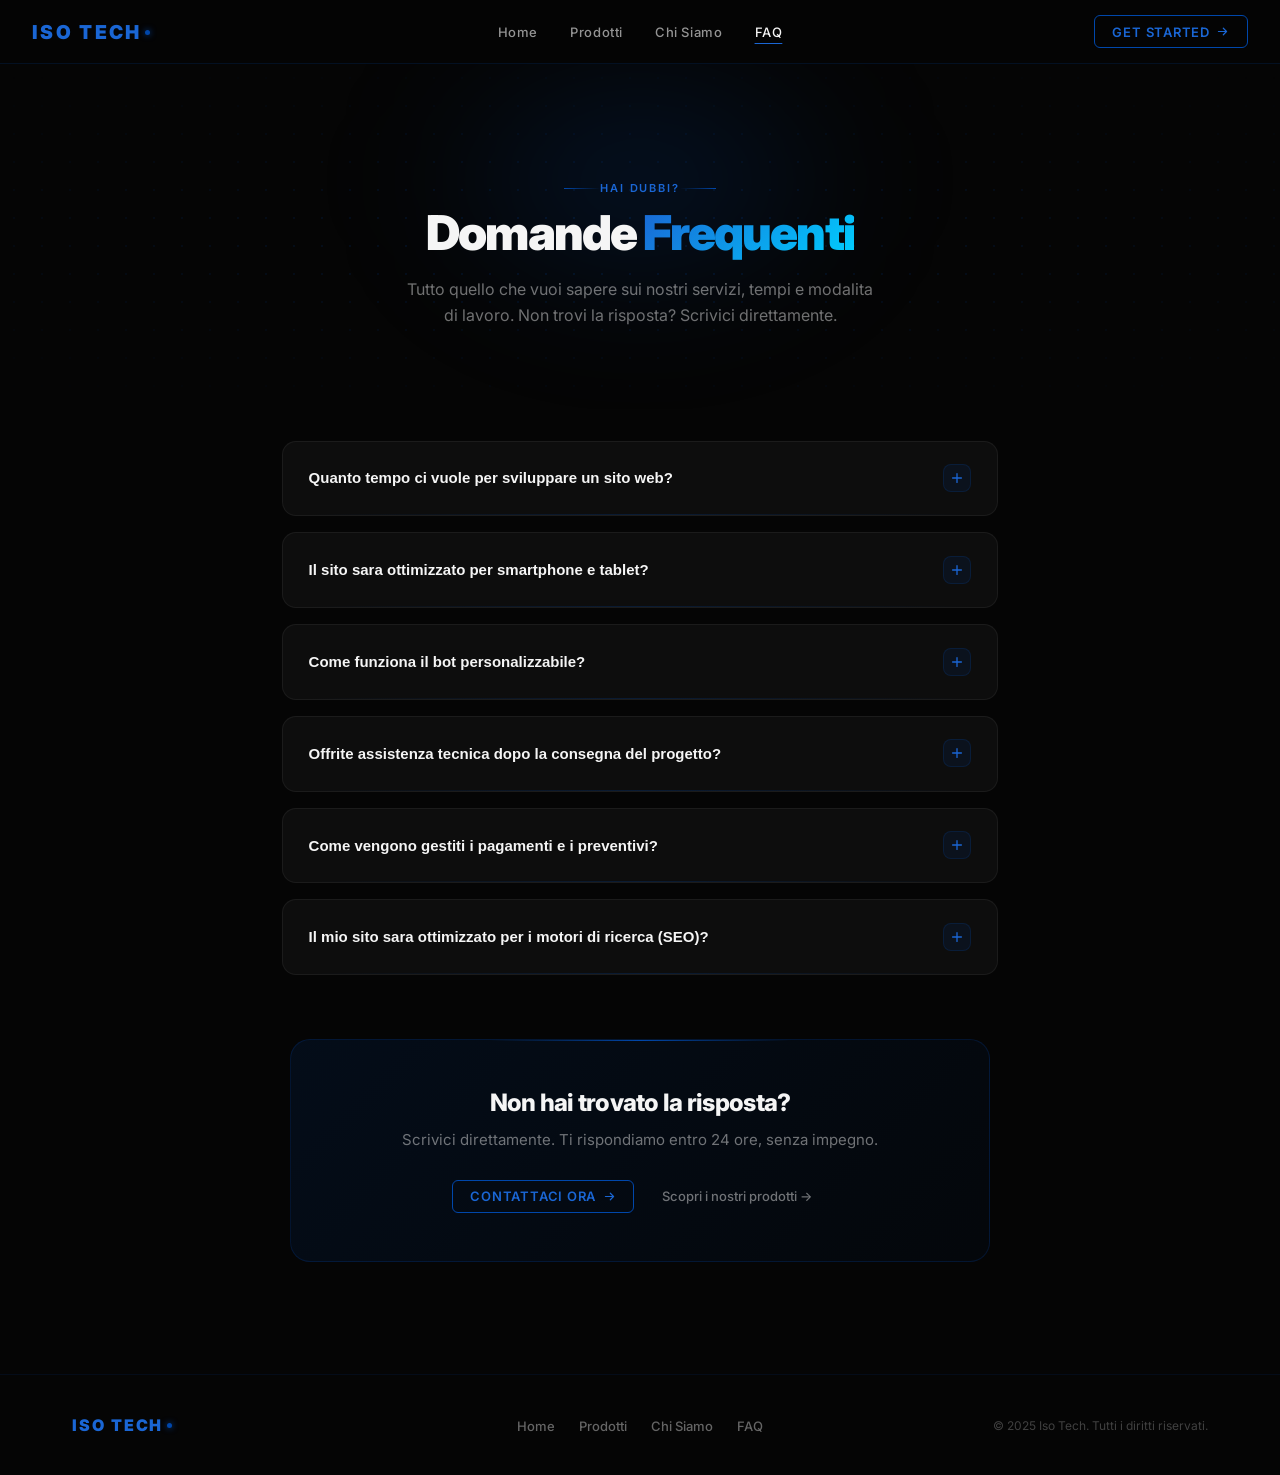
<file: faq.html>
<!DOCTYPE html>
<html lang="it">
<head>
  <meta charset="UTF-8" />
  <meta name="viewport" content="width=device-width, initial-scale=1.0" />
  <title>Iso Tech | FAQ</title>
  <link rel="preconnect" href="https://fonts.googleapis.com" />
  <link rel="preconnect" href="https://fonts.gstatic.com" crossorigin />
  <link href="https://fonts.googleapis.com/css2?family=Inter:wght@400;500;600;700;900&display=swap" rel="stylesheet" />
  <style>
    :root {
      --color-primary:       #0047AB;
      --color-primary-light: #1A66D4;
      --color-primary-glow:  rgba(0,71,171,0.3);
      --color-bg:            #050505;
      --color-text:          #F5F5F5;
      --color-surface:       #0D0D0D;
      --color-border:        rgba(0,71,171,0.25);
      --font-sans:           'Inter', system-ui, sans-serif;
      --transition:          0.3s cubic-bezier(0.4,0,0.2,1);
    }
    *,*::before,*::after { box-sizing:border-box; margin:0; padding:0 }
    html { font-size:16px; scroll-behavior:smooth }
    body { font-family:var(--font-sans); background:var(--color-bg); color:var(--color-text); -webkit-font-smoothing:antialiased; min-height:100dvh }
    img  { display:block; max-width:100% }
    a    { color:inherit; text-decoration:none }

    .navbar__links, .site-footer__links { list-style:none; padding-left:0 }
    .navbar__links > li, .site-footer__links > li { padding-left:0 }

    /* ════ NAVBAR ════ */
    .navbar { position:sticky; top:0; z-index:100; width:100%; padding:0 2rem; height:64px; display:flex; align-items:center; justify-content:space-between; background:rgba(5,5,5,0.65); backdrop-filter:blur(18px) saturate(1.6); -webkit-backdrop-filter:blur(18px) saturate(1.6); border-bottom:1px solid rgba(0,71,171,0.18); transition:background var(--transition), border-color var(--transition) }
    .navbar.scrolled { background:rgba(5,5,5,0.9); border-color:rgba(0,71,171,0.35) }
    .navbar__logo { font-size:1.2rem; font-weight:900; letter-spacing:0.12em; text-transform:uppercase; color:var(--color-primary-light); flex-shrink:0; transition:color var(--transition), text-shadow var(--transition) }
    .navbar__logo:hover { color:var(--color-text); text-shadow:0 0 20px var(--color-primary-glow) }
    .navbar__logo::after { content:''; display:inline-block; width:5px; height:5px; border-radius:50%; background:var(--color-primary); box-shadow:0 0 6px var(--color-primary); margin-left:4px; vertical-align:middle; position:relative; top:-1px }
    .navbar__links { display:flex; align-items:center; gap:0.25rem; position:absolute; left:50%; transform:translateX(-50%) }
    .navbar__links a { padding:0.45rem 0.9rem; font-size:0.8125rem; font-weight:500; letter-spacing:0.04em; color:rgba(245,245,245,0.6); border-radius:6px; position:relative; transition:color var(--transition), background var(--transition) }
    .navbar__links a::after { content:''; position:absolute; bottom:4px; left:50%; transform:translateX(-50%) scaleX(0); width:calc(100% - 1.8rem); height:1px; background:var(--color-primary-light); border-radius:2px; transition:transform var(--transition); transform-origin:center }
    .navbar__links a:hover, .navbar__links a.active { color:var(--color-text) }
    .navbar__links a:hover { background:rgba(0,71,171,0.08) }
    .navbar__links a:hover::after, .navbar__links a.active::after { transform:translateX(-50%) scaleX(1) }
    .navbar__cta { white-space:nowrap; flex-shrink:0; display:inline-flex; align-items:center; gap:0.4rem; padding:0.45rem 1.1rem; font-size:0.8125rem; font-weight:600; letter-spacing:0.06em; text-transform:uppercase; color:var(--color-primary-light); border:1px solid var(--color-primary); border-radius:6px; background:transparent; cursor:pointer; transition:color var(--transition), background var(--transition), border-color var(--transition), box-shadow var(--transition), transform var(--transition) }
    .navbar__cta:hover { color:var(--color-text); background:var(--color-primary); border-color:var(--color-primary-light); box-shadow:0 0 20px var(--color-primary-glow), 0 0 60px rgba(0,71,171,0.12); transform:translateY(-1px) }
    .navbar__cta:active { transform:translateY(0) }
    .navbar__cta svg { width:13px; height:13px; flex-shrink:0; transition:transform var(--transition) }
    .navbar__cta:hover svg { transform:translateX(3px) }
    .navbar__hamburger { display:none; flex-direction:column; justify-content:center; gap:5px; width:36px; height:36px; padding:6px; border-radius:6px; cursor:pointer; background:transparent; border:none; transition:background var(--transition) }
    .navbar__hamburger:hover { background:rgba(0,71,171,0.1) }
    .navbar__hamburger span { display:block; width:100%; height:1.5px; background:var(--color-text); border-radius:2px; transform-origin:center; transition:transform var(--transition), opacity var(--transition) }
    .navbar__hamburger.open span:nth-child(1) { transform:translateY(6.5px) rotate(45deg) }
    .navbar__hamburger.open span:nth-child(2) { opacity:0; transform:scaleX(0) }
    .navbar__hamburger.open span:nth-child(3) { transform:translateY(-6.5px) rotate(-45deg) }
    .navbar__mobile { display:none; position:fixed; top:64px; left:0; right:0; padding:1rem 1.5rem 1.5rem; background:rgba(5,5,5,0.97); backdrop-filter:blur(20px); -webkit-backdrop-filter:blur(20px); border-bottom:1px solid var(--color-border); flex-direction:column; gap:0.25rem; opacity:0; transform:translateY(-8px); pointer-events:none; transition:opacity var(--transition), transform var(--transition); z-index:99 }
    .navbar__mobile.open { display:flex; opacity:1; transform:translateY(0); pointer-events:auto }
    .navbar__mobile a { padding:0.75rem 1rem; font-size:0.9375rem; font-weight:500; color:rgba(245,245,245,0.65); border-radius:6px; transition:color var(--transition), background var(--transition) }
    .navbar__mobile a:hover { color:var(--color-text); background:rgba(0,71,171,0.1) }
    .navbar__mobile .navbar__cta { margin-top:0.75rem; width:100%; justify-content:center }

    /* ════ HERO ════ */
    .faq-hero { position:relative; padding:7rem 2rem 5rem; text-align:center; overflow:hidden }
    .faq-hero::before { content:''; position:absolute; inset:0; background-image:radial-gradient(circle,rgba(0,71,171,0.18) 1px,transparent 1px); background-size:28px 28px; mask-image:radial-gradient(ellipse 80% 60% at 50% 50%,black,transparent); -webkit-mask-image:radial-gradient(ellipse 80% 60% at 50% 50%,black,transparent); pointer-events:none }
    .faq-hero::after { content:''; position:absolute; top:-10%; left:50%; transform:translateX(-50%); width:500px; height:300px; background:radial-gradient(ellipse,rgba(0,71,171,0.22),transparent 70%); filter:blur(60px); pointer-events:none }
    .faq-hero__inner { position:relative; z-index:1; max-width:640px; margin:0 auto }
    .faq-hero__eyebrow { display:inline-block; padding:0 1.5rem; font-size:0.6875rem; font-weight:600; letter-spacing:0.18em; text-transform:uppercase; color:var(--color-primary-light); margin-bottom:0.75rem; position:relative }
    .faq-hero__eyebrow::before,
    .faq-hero__eyebrow::after { content:''; position:absolute; top:50%; width:36px; height:1px; background:linear-gradient(90deg,transparent,var(--color-primary)) }
    .faq-hero__eyebrow::before { right:calc(100% - 1.5rem); transform:rotate(180deg) }
    .faq-hero__eyebrow::after  { left:calc(100% - 1.5rem) }
    .faq-hero__title { font-size:clamp(2rem,5vw,3rem); font-weight:900; letter-spacing:-0.04em; line-height:1.1; color:var(--color-text); margin-bottom:1rem }
    .faq-hero__title .accent { background:linear-gradient(135deg,var(--color-primary-light),#00CFFF); -webkit-background-clip:text; background-clip:text; -webkit-text-fill-color:transparent }
    .faq-hero__sub { font-size:1rem; color:rgba(245,245,245,0.45); line-height:1.65; max-width:480px; margin:0 auto }

    /* ════ FAQ ════ */
    .faq-section { max-width:780px; margin:0 auto; padding:2rem 2rem 7rem }
    .faq-list { display:flex; flex-direction:column; gap:1rem }

    .faq-item { background:var(--color-surface); border:1px solid rgba(245,245,245,0.06); border-radius:14px; overflow:hidden; transition:border-color var(--transition), box-shadow var(--transition) }
    .faq-item.open { border-color:var(--color-primary); box-shadow:0 0 0 1px rgba(0,71,171,0.15), 0 8px 32px rgba(0,0,0,0.4), 0 0 40px rgba(0,71,171,0.07) }

    .faq-item__trigger { width:100%; display:flex; align-items:center; justify-content:space-between; gap:1rem; padding:1.4rem 1.6rem; background:transparent; border:none; cursor:pointer; text-align:left; transition:background var(--transition) }
    .faq-item__trigger:hover { background:rgba(0,71,171,0.05) }

    .faq-item__question { font-size:0.9375rem; font-weight:600; color:var(--color-text); line-height:1.4; transition:color var(--transition) }
    .faq-item.open .faq-item__question { color:#fff }

    .faq-item__icon { flex-shrink:0; width:28px; height:28px; border-radius:8px; background:rgba(0,71,171,0.1); border:1px solid rgba(0,71,171,0.2); display:flex; align-items:center; justify-content:center; transition:background var(--transition), border-color var(--transition) }
    .faq-item__icon svg { width:14px; height:14px; color:var(--color-primary-light); transition:transform var(--transition) }
    .faq-item.open .faq-item__icon { background:rgba(0,71,171,0.2); border-color:rgba(0,71,171,0.45) }
    .faq-item.open .faq-item__icon svg { transform:rotate(45deg) }

    .faq-item__body { max-height:0; overflow:hidden; transition:max-height 0.35s cubic-bezier(0.4,0,0.2,1) }
    .faq-item.open .faq-item__body { max-height:500px }

    .faq-item__sep { height:1px; background:linear-gradient(90deg,transparent,rgba(0,71,171,0.25),transparent); margin:0 1.6rem }
    .faq-item.open .faq-item__sep { background:linear-gradient(90deg,transparent,rgba(0,71,171,0.4),transparent) }

    .faq-item__answer { padding:1.25rem 1.6rem 1.5rem; font-size:0.9rem; color:rgba(245,245,245,0.5); line-height:1.75 }
    .faq-item__answer strong { color:var(--color-primary-light); font-weight:600 }

    /* ════ CTA BANNER ════ */
    .faq-cta-banner { display:block; margin:4rem auto 0; max-width:700px; background:linear-gradient(135deg,rgba(0,71,171,0.12),rgba(0,71,171,0.04)); border:1px solid rgba(0,71,171,0.22); border-radius:20px; padding:3rem 2.5rem; text-align:center; position:relative; overflow:hidden }
    .faq-cta-banner::before { content:''; position:absolute; top:0; left:50%; transform:translateX(-50%); width:300px; height:1px; background:linear-gradient(90deg,transparent,var(--color-primary),transparent) }
    .faq-cta-banner__title { font-size:1.5rem; font-weight:800; letter-spacing:-0.03em; color:var(--color-text); margin-bottom:0.65rem }
    .faq-cta-banner__sub { font-size:0.9375rem; color:rgba(245,245,245,0.45); line-height:1.6; margin-bottom:1.75rem }
    .faq-cta-banner__actions { display:flex; align-items:center; justify-content:center; gap:0.75rem; flex-wrap:wrap }
    .back-link { font-size:0.8125rem; font-weight:500; color:rgba(245,245,245,0.45); padding:0.55rem 1rem; transition:color var(--transition) }
    .back-link:hover { color:var(--color-text) }
    .back-link--mobile { display:none; cursor:pointer; background:none; border:none; font-family:inherit }
    @media (max-width:768px) {
      .back-link--desktop { display:none }
      .back-link--mobile  { display:inline-block }
    }

    /* ════ FOOTER ════ */
    footer { width:100%; border-top:1px solid rgba(0,71,171,0.12) }
    .site-footer { padding:2.5rem 2rem; display:grid; grid-template-columns:1fr auto 1fr; align-items:center; gap:1rem; max-width:1200px; margin:0 auto; width:100% }
    .site-footer__logo { font-size:1rem; font-weight:900; letter-spacing:0.12em; text-transform:uppercase; color:var(--color-primary-light); justify-self:start }
    .site-footer__logo::after { content:''; display:inline-block; width:5px; height:5px; border-radius:50%; background:var(--color-primary); box-shadow:0 0 6px var(--color-primary); margin-left:4px; vertical-align:middle; position:relative; top:-1px }
    .site-footer__links { display:flex; gap:1.5rem; list-style:none; padding-left:0; justify-self:center }
    .site-footer__links a { font-size:0.8125rem; font-weight:500; color:rgba(245,245,245,0.4); transition:color var(--transition) }
    .site-footer__links a:hover { color:var(--color-text) }
    .site-footer__copy { font-size:0.75rem; color:rgba(245,245,245,0.25); justify-self:end; text-align:right }

    /* ════ RESPONSIVE ════ */
    @media (max-width:768px) {
      .navbar__links, .navbar__cta { display:none }
      .navbar__hamburger { display:flex }
      .navbar__mobile .navbar__cta { display:inline-flex }
      .faq-section { padding:1.5rem 1.25rem 5rem }
    }
    @media (max-width:600px) {
      .faq-hero { padding:5rem 1.5rem 3.5rem }
      .faq-cta-banner { padding:2rem 1.5rem }
      .site-footer { grid-template-columns:1fr; justify-items:center; text-align:center }
      .site-footer__logo { justify-self:center }
      .site-footer__copy { justify-self:center; text-align:center }
      .site-footer__links { justify-content:center; flex-wrap:wrap }
    }
  </style>
</head>
<body>

<header>
  <nav class="navbar" role="navigation" aria-label="Navigazione principale">
    <a href="index.html" class="navbar__logo" aria-label="ISO TECH — Home">ISO TECH</a>
    <ul class="navbar__links" role="list">
      <li><a href="index.html">Home</a></li>
      <li><a href="prodotti.html">Prodotti</a></li>
      <li><a href="chi-siamo.html">Chi Siamo</a></li>
      <li><a href="faq.html" class="active" aria-current="page">FAQ</a></li>
    </ul>
    <a href="#contatti" class="navbar__cta">
      Get Started
      <svg viewBox="0 0 16 16" fill="none" aria-hidden="true">
        <path d="M3 8h10M9 4l4 4-4 4" stroke="currentColor" stroke-width="1.5" stroke-linecap="round" stroke-linejoin="round"/>
      </svg>
    </a>
    <button class="navbar__hamburger" aria-label="Apri menu" aria-expanded="false" aria-controls="mobile-menu" id="hamburger-btn">
      <span></span><span></span><span></span>
    </button>
  </nav>

  <div class="navbar__mobile" id="mobile-menu" role="menu">
    <a href="index.html" role="menuitem">Home</a>
    <a href="prodotti.html" role="menuitem">Prodotti</a>
    <a href="chi-siamo.html" role="menuitem">Chi Siamo</a>
    <a href="faq.html" role="menuitem">FAQ</a>
    <a href="#contatti" class="navbar__cta" id="mobile-cta" role="menuitem">
      Get Started
      <svg viewBox="0 0 16 16" fill="none" aria-hidden="true" width="13" height="13">
        <path d="M3 8h10M9 4l4 4-4 4" stroke="currentColor" stroke-width="1.5" stroke-linecap="round" stroke-linejoin="round"/>
      </svg>
    </a>
  </div>
</header>

<main>

  <section class="faq-hero" aria-label="FAQ intestazione">
    <div class="faq-hero__inner">
      <p class="faq-hero__eyebrow">Hai dubbi?</p>
      <h1 class="faq-hero__title">Domande <span class="accent">Frequenti</span></h1>
      <p class="faq-hero__sub">Tutto quello che vuoi sapere sui nostri servizi, tempi e modalita di lavoro. Non trovi la risposta? Scrivici direttamente.</p>
    </div>
  </section>

  <section class="faq-section" id="faq" aria-labelledby="faq-heading">
    <h2 id="faq-heading" style="position:absolute;width:1px;height:1px;overflow:hidden;clip:rect(0,0,0,0)">Domande frequenti</h2>

    <div class="faq-list" id="faq-list">

      <div class="faq-item">
        <button class="faq-item__trigger" type="button">
          <span class="faq-item__question">Quanto tempo ci vuole per sviluppare un sito web?</span>
          <span class="faq-item__icon" aria-hidden="true">
              <svg viewBox="0 0 16 16" fill="none"><path d="M8 3v10M3 8h10" stroke="currentColor" stroke-width="1.5" stroke-linecap="round"/></svg>
            </span>
        </button>
        <div class="faq-item__sep"></div>
        <div class="faq-item__body">
          <p class="faq-item__answer">I tempi dipendono dalla complessita del progetto. Un sito vetrina essenziale richiede solitamente <strong>dai 5 ai 7 giorni</strong>, mentre un progetto piu articolato &mdash; come un e-commerce o una web app personalizzata &mdash; puo richiedere <strong>dalle 2 alle 3 settimane</strong>. Prima di iniziare definiamo insieme uno scope chiaro e uno sprint plan con milestone precise, cosi sai sempre a che punto siamo.</p>
        </div>
      </div>

      <div class="faq-item">
        <button class="faq-item__trigger" type="button">
          <span class="faq-item__question">Il sito sara ottimizzato per smartphone e tablet?</span>
          <span class="faq-item__icon" aria-hidden="true">
              <svg viewBox="0 0 16 16" fill="none"><path d="M8 3v10M3 8h10" stroke="currentColor" stroke-width="1.5" stroke-linecap="round"/></svg>
            </span>
        </button>
        <div class="faq-item__sep"></div>
        <div class="faq-item__body">
          <p class="faq-item__answer">Assolutamente si. Ogni progetto ISO TECH viene sviluppato con approccio <strong>mobile-first</strong>: disegniamo prima per schermi piccoli e poi scaliamo verso i desktop. Testiamo su dispositivi reali (iOS e Android) e su tutti i principali browser per garantire un&rsquo;esperienza fluida a ogni utente.</p>
        </div>
      </div>

      <div class="faq-item">
        <button class="faq-item__trigger" type="button">
          <span class="faq-item__question">Come funziona il bot personalizzabile?</span>
          <span class="faq-item__icon" aria-hidden="true">
              <svg viewBox="0 0 16 16" fill="none"><path d="M8 3v10M3 8h10" stroke="currentColor" stroke-width="1.5" stroke-linecap="round"/></svg>
            </span>
        </button>
        <div class="faq-item__sep"></div>
        <div class="faq-item__body">
          <p class="faq-item__answer">Il nostro bot e costruito su misura attorno al tuo business: definiamo insieme i flussi di conversazione, le domande frequenti da automatizzare e le azioni da eseguire (es. prenotazioni, preventivi, supporto). <strong>Il bot e integrabile con qualsiasi piattaforma o canale tu utilizzi</strong>, adattandosi completamente al tuo ecosistema digitale. Forniamo anche una dashboard per monitorare le conversazioni e aggiornare i contenuti in autonomia.</p>
        </div>
      </div>

      <div class="faq-item">
        <button class="faq-item__trigger" type="button">
          <span class="faq-item__question">Offrite assistenza tecnica dopo la consegna del progetto?</span>
          <span class="faq-item__icon" aria-hidden="true">
              <svg viewBox="0 0 16 16" fill="none"><path d="M8 3v10M3 8h10" stroke="currentColor" stroke-width="1.5" stroke-linecap="round"/></svg>
            </span>
        </button>
        <div class="faq-item__sep"></div>
        <div class="faq-item__body">
          <p class="faq-item__answer">Si, non sparisco dopo il deploy. Ogni progetto include un periodo di <strong>supporto post-lancio gratuito di 30 giorni</strong> per correggere eventuali bug e rispondere alle tue domande. Dopodiche offriamo piani di manutenzione mensili flessibili che comprendono aggiornamenti, monitoraggio delle performance e nuove funzionalita.</p>
        </div>
      </div>

      <div class="faq-item">
        <button class="faq-item__trigger" type="button">
          <span class="faq-item__question">Come vengono gestiti i pagamenti e i preventivi?</span>
          <span class="faq-item__icon" aria-hidden="true">
              <svg viewBox="0 0 16 16" fill="none"><path d="M8 3v10M3 8h10" stroke="currentColor" stroke-width="1.5" stroke-linecap="round"/></svg>
            </span>
        </button>
        <div class="faq-item__sep"></div>
        <div class="faq-item__body">
          <p class="faq-item__answer">La prima consulenza e <strong>completamente gratuita</strong>. Dopo aver analizzato il tuo progetto ricevi un preventivo dettagliato e trasparente, senza costi nascosti. Le modalita di pagamento vengono concordate insieme prima di iniziare: <strong>ogni progetto e diverso, e siamo flessibili sia nei metodi che nelle tempistiche</strong>, adattandoci alle esigenze e alle preferenze del cliente in modo professionale e trasparente.</p>
        </div>
      </div>

      <div class="faq-item">
        <button class="faq-item__trigger" type="button">
          <span class="faq-item__question">Il mio sito sara ottimizzato per i motori di ricerca (SEO)?</span>
          <span class="faq-item__icon" aria-hidden="true">
              <svg viewBox="0 0 16 16" fill="none"><path d="M8 3v10M3 8h10" stroke="currentColor" stroke-width="1.5" stroke-linecap="round"/></svg>
            </span>
        </button>
        <div class="faq-item__sep"></div>
        <div class="faq-item__body">
          <p class="faq-item__answer">Si. Ogni sito che realizziamo include <strong>SEO tecnico di base</strong>: struttura HTML semantica, meta tag, Open Graph, sitemap XML, robots.txt, ottimizzazione delle performance (Core Web Vitals) e configurazione di Google Search Console. Per strategie SEO avanzate e content marketing possiamo attivare un piano dedicato.</p>
        </div>
      </div>

    </div>

    <div class="faq-cta-banner" id="contatti">
      <h2 class="faq-cta-banner__title">Non hai trovato la risposta?</h2>
      <p class="faq-cta-banner__sub">Scrivici direttamente. Ti rispondiamo entro 24 ore, senza impegno.</p>
      <div class="faq-cta-banner__actions">
        <a href="mailto:isoo.team00@gmail.com" class="navbar__cta">
          Contattaci ora
          <svg viewBox="0 0 16 16" fill="none" aria-hidden="true" width="13" height="13">
            <path d="M3 8h10M9 4l4 4-4 4" stroke="currentColor" stroke-width="1.5" stroke-linecap="round" stroke-linejoin="round"/>
          </svg>
        </a>
        <a href="prodotti.html" class="back-link back-link--desktop">Scopri i nostri prodotti &rarr;</a>
        <button class="back-link back-link--mobile" id="banner-open-menu">Contattaci ora &rarr;</button>
      </div>
    </div>

  </section>
</main>

<footer>
  <div class="site-footer">
    <span class="site-footer__logo">ISO TECH</span>
    <ul class="site-footer__links">
      <li><a href="index.html">Home</a></li>
      <li><a href="prodotti.html">Prodotti</a></li>
      <li><a href="chi-siamo.html">Chi Siamo</a></li>
      <li><a href="faq.html">FAQ</a></li>
    </ul>
    <p class="site-footer__copy">&copy; 2025 Iso Tech. Tutti i diritti riservati.</p>
  </div>
</footer>

<script>
  var navbar     = document.querySelector('.navbar');
  var hamburger  = document.getElementById('hamburger-btn');
  var mobileMenu = document.getElementById('mobile-menu');
  var mobileCta  = document.getElementById('mobile-cta');

  /* ── Navbar scroll ── */
  window.addEventListener('scroll', function() {
    navbar.classList.toggle('scrolled', window.scrollY > 20);
  }, { passive: true });

  /* ── Hamburger menu ── */
  hamburger.addEventListener('click', function() {
    var isOpen = mobileMenu.classList.toggle('open');
    hamburger.classList.toggle('open', isOpen);
    hamburger.setAttribute('aria-expanded', String(isOpen));
  });

  mobileMenu.querySelectorAll('a').forEach(function(link) {
    link.addEventListener('click', function() {
      mobileMenu.classList.remove('open');
      hamburger.classList.remove('open');
      hamburger.setAttribute('aria-expanded', 'false');
    });
  });

  document.addEventListener('keydown', function(e) {
    if (e.key === 'Escape' && mobileMenu.classList.contains('open')) {
      mobileMenu.classList.remove('open');
      hamburger.classList.remove('open');
      hamburger.setAttribute('aria-expanded', 'false');
      hamburger.focus();
    }
  });

  /* ──────────────────────────────────────────────────────────────
     CTA ADATTIVO: mobile → mailto, desktop → #contatti (scroll)
     Soglia: 768px — identica al breakpoint CSS della navbar
  ────────────────────────────────────────────────────────────── */
  var MOBILE_BREAKPOINT = 768;
  var MOBILE_HREF       = 'mailto:isoo.team00@gmail.com';
  var DESKTOP_HREF      = '#contatti';

  function updateMobileCta() {
    if (window.innerWidth <= MOBILE_BREAKPOINT) {
      mobileCta.href = MOBILE_HREF;
    } else {
      mobileCta.href = DESKTOP_HREF;
    }
  }

  updateMobileCta();

  var resizeTimer;
  window.addEventListener('resize', function() {
    clearTimeout(resizeTimer);
    resizeTimer = setTimeout(updateMobileCta, 100);
  }, { passive: true });

  /* ── Banner mobile: "Contattaci ora" apre il menu hamburger ── */
  var bannerOpenMenu = document.getElementById('banner-open-menu');
  if (bannerOpenMenu) {
    bannerOpenMenu.addEventListener('click', function() {
      var isOpen = mobileMenu.classList.toggle('open');
      hamburger.classList.toggle('open', isOpen);
      hamburger.setAttribute('aria-expanded', String(isOpen));
      /* Scroll in cima per far vedere il menu che si apre */
      window.scrollTo({ top: 0, behavior: 'smooth' });
    });
  }
  document.getElementById('faq-list').addEventListener('click', function(e) {
    var trigger = e.target.closest('.faq-item__trigger');
    if (!trigger) return;

    var item   = trigger.closest('.faq-item');
    var isOpen = item.classList.contains('open');

    document.querySelectorAll('.faq-item.open').forEach(function(el) {
      el.classList.remove('open');
      el.querySelector('.faq-item__trigger').setAttribute('aria-expanded', 'false');
    });

    if (!isOpen) {
      item.classList.add('open');
      trigger.setAttribute('aria-expanded', 'true');
    }
  });

  /* ── Scroll reveal ── */
  if ('IntersectionObserver' in window) {
    var obs = new IntersectionObserver(function(entries) {
      entries.forEach(function(entry, i) {
        if (entry.isIntersecting) {
          setTimeout(function() {
            entry.target.style.opacity  = '1';
            entry.target.style.transform = 'translateY(0)';
          }, i * 60);
          obs.unobserve(entry.target);
        }
      });
    }, { threshold: 0.08 });

    document.querySelectorAll('.faq-item').forEach(function(item) {
      item.style.opacity   = '0';
      item.style.transform = 'translateY(16px)';
      item.style.transition = 'opacity .45s ease, transform .45s ease, border-color var(--transition), box-shadow var(--transition)';
      obs.observe(item);
    });
  }
</script>

</body>
</html>
</file>
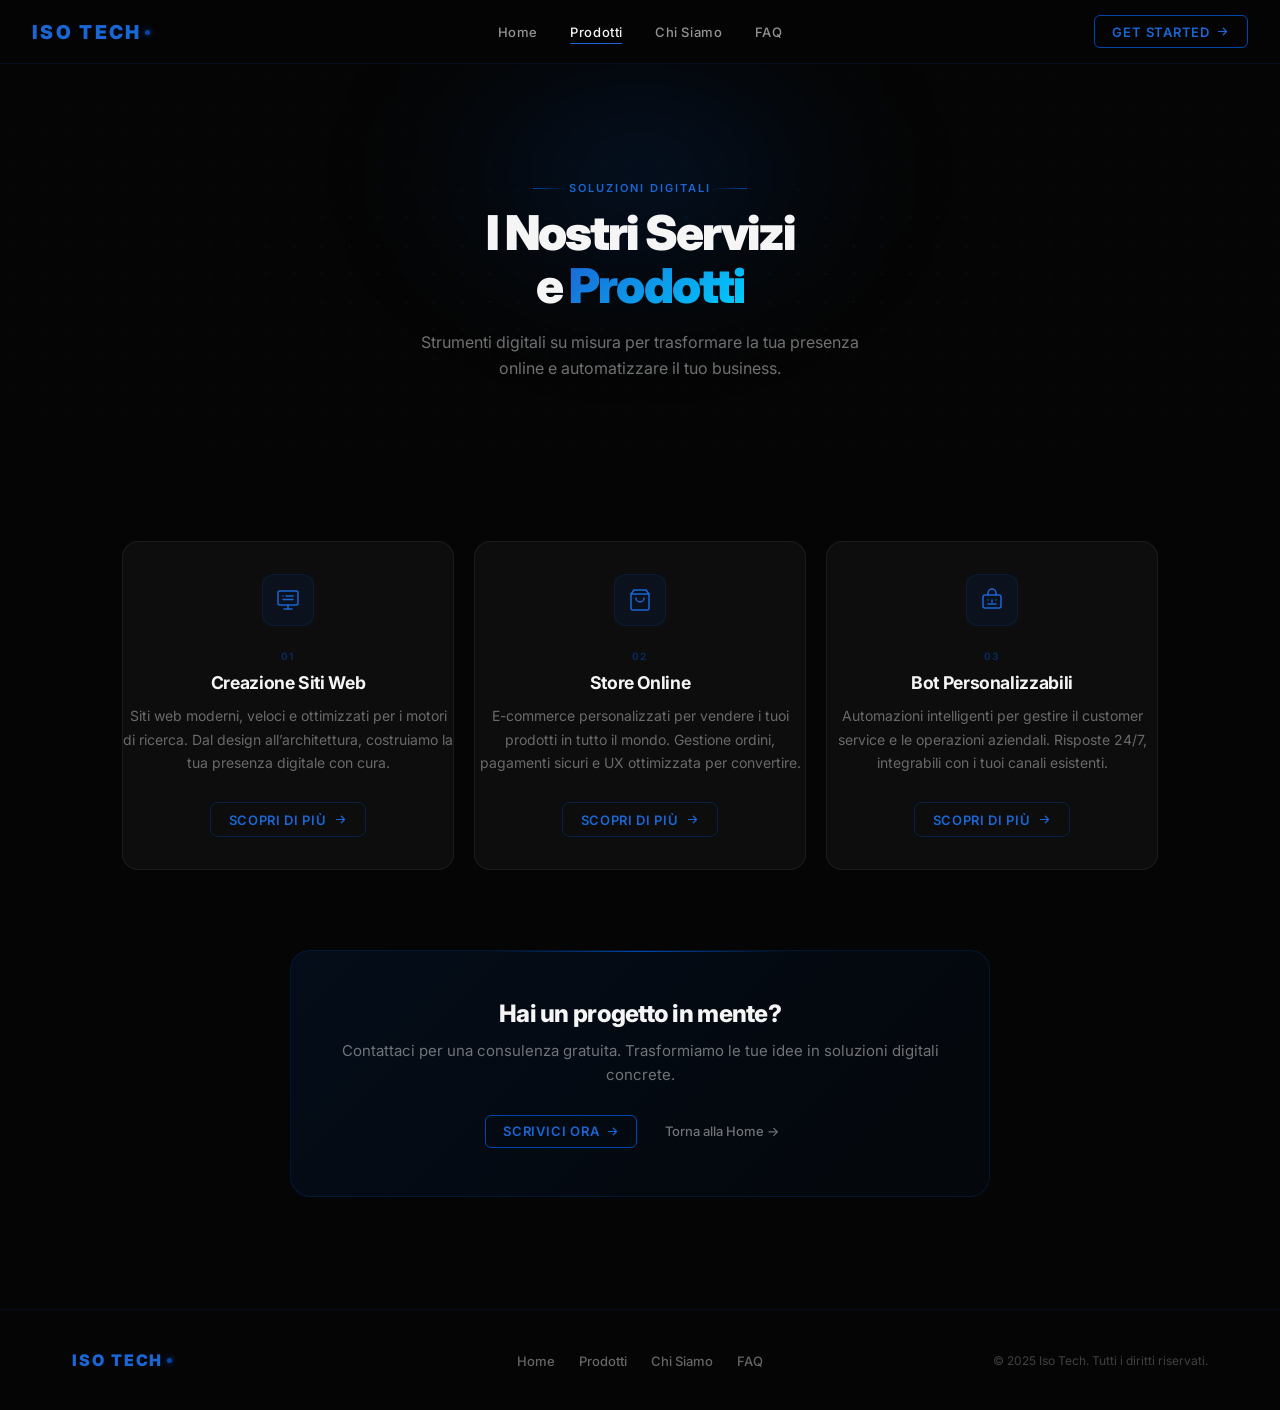
<file: prodotti.html>
<!DOCTYPE html>
<html lang="it">
<head>
  <meta charset="UTF-8" />
  <meta name="viewport" content="width=device-width, initial-scale=1.0" />
  <title>Iso Tech | Prodotti &amp; Servizi</title>
  <link rel="preconnect" href="https://fonts.googleapis.com" />
  <link rel="preconnect" href="https://fonts.gstatic.com" crossorigin />
  <link href="https://fonts.googleapis.com/css2?family=Inter:wght@400;500;600;700;900&display=swap" rel="stylesheet" />
  <style>
    :root {
      --color-primary:       #0047AB;
      --color-primary-light: #1A66D4;
      --color-primary-glow:  rgba(0,71,171,0.3);
      --color-bg:            #050505;
      --color-text:          #F5F5F5;
      --color-surface:       #0D0D0D;
      --color-border:        rgba(0,71,171,0.25);
      --font-sans:           'Inter', system-ui, sans-serif;
      --transition:          0.3s cubic-bezier(0.4,0,0.2,1);
    }
    *,*::before,*::after { box-sizing:border-box; margin:0; padding:0 }
    html { font-size:16px; scroll-behavior:smooth }
    body { font-family:var(--font-sans); background:var(--color-bg); color:var(--color-text); -webkit-font-smoothing:antialiased; min-height:100dvh }
    img  { display:block; max-width:100% }
    a    { color:inherit; text-decoration:none }

    ul li, ol li { padding-left:0.5rem }
    ul           { padding-left:1.25rem }
    .products-grid, .navbar__links, .site-footer__links        { list-style:none; padding-left:0 }
    .products-grid > li, .navbar__links > li, .site-footer__links > li { padding-left:0 !important }

    /* ════ NAVBAR ════ */
    .navbar { position:sticky; top:0; z-index:100; width:100%; padding:0 2rem; height:64px; display:flex; align-items:center; justify-content:space-between; background:rgba(5,5,5,0.65); backdrop-filter:blur(18px) saturate(1.6); -webkit-backdrop-filter:blur(18px) saturate(1.6); border-bottom:1px solid rgba(0,71,171,0.18); transition:background var(--transition), border-color var(--transition) }
    .navbar.scrolled { background:rgba(5,5,5,0.9); border-color:rgba(0,71,171,0.35) }
    .navbar__logo { font-size:1.2rem; font-weight:900; letter-spacing:0.12em; text-transform:uppercase; color:var(--color-primary-light); flex-shrink:0; transition:color var(--transition), text-shadow var(--transition) }
    .navbar__logo:hover { color:var(--color-text); text-shadow:0 0 20px var(--color-primary-glow) }
    .navbar__logo::after { content:''; display:inline-block; width:5px; height:5px; border-radius:50%; background:var(--color-primary); box-shadow:0 0 6px var(--color-primary); margin-left:4px; vertical-align:middle; position:relative; top:-1px }
    .navbar__links { display:flex; align-items:center; gap:0.25rem; position:absolute; left:50%; transform:translateX(-50%) }
    .navbar__links a { padding:0.45rem 0.9rem; font-size:0.8125rem; font-weight:500; letter-spacing:0.04em; color:rgba(245,245,245,0.6); border-radius:6px; position:relative; transition:color var(--transition), background var(--transition) }
    .navbar__links a::after { content:''; position:absolute; bottom:4px; left:50%; transform:translateX(-50%) scaleX(0); width:calc(100% - 1.8rem); height:1px; background:var(--color-primary-light); border-radius:2px; transition:transform var(--transition); transform-origin:center }
    .navbar__links a:hover, .navbar__links a.active { color:var(--color-text) }
    .navbar__links a:hover { background:rgba(0,71,171,0.08) }
    .navbar__links a:hover::after, .navbar__links a.active::after { transform:translateX(-50%) scaleX(1) }
    .navbar__cta { white-space:nowrap; flex-shrink:0; display:inline-flex; align-items:center; gap:0.4rem; padding:0.45rem 1.1rem; font-size:0.8125rem; font-weight:600; letter-spacing:0.06em; text-transform:uppercase; color:var(--color-primary-light); border:1px solid var(--color-primary); border-radius:6px; background:transparent; cursor:pointer; transition:color var(--transition), background var(--transition), border-color var(--transition), box-shadow var(--transition), transform var(--transition) }
    .navbar__cta:hover { color:var(--color-text); background:var(--color-primary); border-color:var(--color-primary-light); box-shadow:0 0 20px var(--color-primary-glow), 0 0 60px rgba(0,71,171,0.12); transform:translateY(-1px) }
    .navbar__cta:active { transform:translateY(0) }
    .navbar__cta svg { width:13px; height:13px; flex-shrink:0; transition:transform var(--transition) }
    .navbar__cta:hover svg { transform:translateX(3px) }
    .navbar__hamburger { display:none; flex-direction:column; justify-content:center; gap:5px; width:36px; height:36px; padding:6px; border-radius:6px; cursor:pointer; background:transparent; border:none; transition:background var(--transition) }
    .navbar__hamburger:hover { background:rgba(0,71,171,0.1) }
    .navbar__hamburger span { display:block; width:100%; height:1.5px; background:var(--color-text); border-radius:2px; transform-origin:center; transition:transform var(--transition), opacity var(--transition) }
    .navbar__hamburger.open span:nth-child(1) { transform:translateY(6.5px) rotate(45deg) }
    .navbar__hamburger.open span:nth-child(2) { opacity:0; transform:scaleX(0) }
    .navbar__hamburger.open span:nth-child(3) { transform:translateY(-6.5px) rotate(-45deg) }
    .navbar__mobile { display:none; position:fixed; top:64px; left:0; right:0; padding:1rem 1.5rem 1.5rem; background:rgba(5,5,5,0.97); backdrop-filter:blur(20px); -webkit-backdrop-filter:blur(20px); border-bottom:1px solid var(--color-border); flex-direction:column; gap:0.25rem; opacity:0; transform:translateY(-8px); pointer-events:none; transition:opacity var(--transition), transform var(--transition); z-index:99 }
    .navbar__mobile.open { display:flex; opacity:1; transform:translateY(0); pointer-events:auto }
    .navbar__mobile a { padding:0.75rem 1rem; font-size:0.9375rem; font-weight:500; color:rgba(245,245,245,0.65); border-radius:6px; transition:color var(--transition), background var(--transition) }
    .navbar__mobile a:hover { color:var(--color-text); background:rgba(0,71,171,0.1) }
    .navbar__mobile .navbar__cta { margin-top:0.75rem; width:100%; justify-content:center }

    /* ════ HERO ════ */
    .products-hero { position:relative; padding:7rem 2rem 5rem; text-align:center; overflow:hidden }
    .products-hero::before { content:''; position:absolute; inset:0; background-image:radial-gradient(circle,rgba(0,71,171,0.18) 1px,transparent 1px); background-size:28px 28px; mask-image:radial-gradient(ellipse 80% 60% at 50% 50%,black,transparent); -webkit-mask-image:radial-gradient(ellipse 80% 60% at 50% 50%,black,transparent); pointer-events:none }
    .products-hero::after { content:''; position:absolute; top:-10%; left:50%; transform:translateX(-50%); width:500px; height:300px; background:radial-gradient(ellipse,rgba(0,71,171,0.22),transparent 70%); filter:blur(60px); pointer-events:none }
    .products-hero__inner { position:relative; z-index:1; max-width:640px; margin:0 auto }
    .products-hero__eyebrow { display:inline-block; padding:0 1.5rem; font-size:0.6875rem; font-weight:600; letter-spacing:0.18em; text-transform:uppercase; color:var(--color-primary-light); margin-bottom:0.75rem; position:relative; border:none; background:none; border-radius:0 }
    .products-hero__eyebrow::before,
    .products-hero__eyebrow::after { content:''; position:absolute; top:50%; width:36px; height:1px; background:linear-gradient(90deg, transparent, var(--color-primary)) }
    .products-hero__eyebrow::before { right:calc(100% - 1.5rem); transform:rotate(180deg) }
    .products-hero__eyebrow::after  { left:calc(100% - 1.5rem) }
    .products-hero__title { font-size:clamp(2rem,5vw,3rem); font-weight:900; letter-spacing:-0.04em; line-height:1.1; color:var(--color-text); margin-bottom:1rem }
    .products-hero__title .accent { background:linear-gradient(135deg,var(--color-primary-light),#00CFFF); -webkit-background-clip:text; background-clip:text; -webkit-text-fill-color:transparent }
    .products-hero__sub { font-size:1rem; color:rgba(245,245,245,0.45); line-height:1.65; max-width:480px; margin:0 auto }

    /* ════ SEZIONE PRODOTTI ════ */
    .products-section { padding:5rem 2rem 7rem; max-width:1100px; margin:0 auto }
    .products-grid { display:grid; grid-template-columns:repeat(3,1fr); gap:1.25rem; padding:0; margin:0; list-style:none }
    .product-card { position:relative; display:flex; flex-direction:column; align-items:center; text-align:center; background:#0D0D0D; border:1px solid rgba(245,245,245,0.06); border-radius:16px; padding:2rem 1.75rem; overflow:hidden; transition:border-color var(--transition), box-shadow var(--transition), transform var(--transition) }
    .products-grid > li { padding-left:0 !important; padding-right:0 !important; }
    .product-card::before { content:''; position:absolute; top:-40px; left:50%; transform:translateX(-50%); width:200px; height:200px; border-radius:50%; background:radial-gradient(circle,rgba(0,71,171,0.18),transparent 70%); opacity:0; transition:opacity var(--transition); pointer-events:none }
    .product-card::after  { content:''; position:absolute; top:0; left:15%; width:70%; height:1px; background:linear-gradient(90deg,transparent,var(--color-primary),transparent); opacity:0; transition:opacity var(--transition) }
    .product-card:hover { border-color:var(--color-primary); box-shadow:0 0 0 1px rgba(0,71,171,0.15), 0 12px 40px rgba(0,0,0,0.55), 0 0 50px rgba(0,71,171,0.07); transform:translateY(-5px) }
    .product-card:hover::before, .product-card:hover::after { opacity:1 }
    .product-card__icon { width:52px; height:52px; display:flex; align-items:center; justify-content:center; border-radius:12px; background:rgba(0,71,171,0.1); border:1px solid rgba(0,71,171,0.2); margin:0 auto 1.5rem auto; flex-shrink:0; transition:background var(--transition), border-color var(--transition), box-shadow var(--transition) }
    .product-card__icon svg { width:24px; height:24px; color:var(--color-primary-light); transition:color var(--transition), filter var(--transition) }
    .product-card:hover .product-card__icon { background:rgba(0,71,171,0.18); border-color:rgba(0,71,171,0.4); box-shadow:0 0 16px rgba(0,71,171,0.3) }
    .product-card:hover .product-card__icon svg { color:#fff; filter:drop-shadow(0 0 6px rgba(0,71,171,0.6)) }
    .product-card__body { flex:1; display:flex; flex-direction:column; align-items:center; gap:0.6rem; width:100%; text-align:center }
    .product-card__number { font-size:0.625rem; font-weight:700; letter-spacing:0.14em; text-transform:uppercase; color:rgba(0,71,171,0.5); width:100%; text-align:center }
    .product-card__title { font-size:1.1rem; font-weight:700; letter-spacing:-0.02em; color:var(--color-text); line-height:1.3; width:100%; text-align:center; transition:color var(--transition) }
    .product-card:hover .product-card__title { color:#fff }
    .product-card__desc { font-size:0.875rem; color:rgba(245,245,245,0.4); line-height:1.65; flex:1; width:100%; text-align:center; margin-left:auto; margin-right:auto; transition:color var(--transition) }
    .product-card:hover .product-card__desc { color:rgba(245,245,245,0.65) }
    .product-card__cta { display:inline-flex; align-items:center; gap:0.5rem; margin-top:1.75rem; padding:0.55rem 1.1rem; font-size:0.8125rem; font-weight:600; letter-spacing:0.05em; text-transform:uppercase; white-space:nowrap; color:var(--color-primary-light); border:1px solid rgba(0,71,171,0.35); border-radius:8px; background:transparent; cursor:pointer; align-self:center; transition:color var(--transition), background var(--transition), border-color var(--transition), box-shadow var(--transition), transform var(--transition) }
    .product-card__cta svg { width:13px; height:13px; flex-shrink:0; transition:transform var(--transition) }
    .product-card__cta:hover { color:var(--color-text); background:var(--color-primary); border-color:var(--color-primary-light); box-shadow:0 0 18px var(--color-primary-glow); transform:translateY(-1px) }
    .product-card__cta:hover svg { transform:translateX(3px) }
    .product-card__cta:active { transform:translateY(0) }

    /* ════ CTA BANNER ════ */
    .products-cta-banner { display:block; margin:5rem auto 0; max-width:700px; background:linear-gradient(135deg,rgba(0,71,171,0.12),rgba(0,71,171,0.04)); border:1px solid rgba(0,71,171,0.22); border-radius:20px; padding:3rem 2.5rem; text-align:center; position:relative; overflow:hidden }
    .products-cta-banner::before { content:''; position:absolute; top:0; left:50%; transform:translateX(-50%); width:300px; height:1px; background:linear-gradient(90deg,transparent,var(--color-primary),transparent) }
    .products-cta-banner__title { font-size:1.5rem; font-weight:800; letter-spacing:-0.03em; color:var(--color-text); margin-bottom:0.65rem }
    .products-cta-banner__sub { font-size:0.9375rem; color:rgba(245,245,245,0.45); line-height:1.6; margin-bottom:1.75rem }
    .products-cta-banner__actions { display:flex; align-items:center; justify-content:center; gap:0.75rem; flex-wrap:wrap }
    .back-link { font-size:0.8125rem; font-weight:500; color:rgba(245,245,245,0.45); padding:0.55rem 1rem; transition:color var(--transition) }
    .back-link:hover { color:var(--color-text) }
    .back-link--mobile { display:none; cursor:pointer; background:none; border:none; font-family:inherit; font-size:0.8125rem; font-weight:500; color:rgba(245,245,245,0.45); padding:0.55rem 1rem; transition:color var(--transition) }
    .back-link--mobile:hover { color:var(--color-text) }
    @media (max-width:768px) {
      .back-link--desktop { display:none }
      .back-link--mobile  { display:inline-block }
    }

    /* ════ FOOTER ════ */
    footer { width:100%; border-top:1px solid rgba(0,71,171,0.12) }
    .site-footer { padding:2.5rem 2rem; display:grid; grid-template-columns:1fr auto 1fr; align-items:center; gap:1rem; max-width:1200px; margin:0 auto; width:100% }
    .site-footer__logo { font-size:1rem; font-weight:900; letter-spacing:0.12em; text-transform:uppercase; color:var(--color-primary-light); justify-self:start }
    .site-footer__logo::after { content:''; display:inline-block; width:5px; height:5px; border-radius:50%; background:var(--color-primary); box-shadow:0 0 6px var(--color-primary); margin-left:4px; vertical-align:middle; position:relative; top:-1px }
    .site-footer__links { display:flex; gap:1.5rem; list-style:none; padding-left:0; justify-self:center }
    .site-footer__links a { font-size:0.8125rem; font-weight:500; color:rgba(245,245,245,0.4); transition:color var(--transition) }
    .site-footer__links a:hover { color:var(--color-text) }
    .site-footer__copy { font-size:0.75rem; color:rgba(245,245,245,0.25); justify-self:end; text-align:right }

    .sr-only { position:absolute; width:1px; height:1px; padding:0; margin:-1px; overflow:hidden; clip:rect(0,0,0,0); white-space:nowrap; border:0 }

    /* ════ RESPONSIVE ════ */
    @media (max-width:900px) { .products-grid { grid-template-columns:repeat(2,1fr) } }
    @media (max-width:768px) {
      .navbar__links, .navbar__cta { display:none }
      .navbar__hamburger { display:flex }
      .navbar__mobile .navbar__cta { display:inline-flex }
    }
    @media (max-width:600px) {
      .products-hero { padding:5rem 1.5rem 3.5rem }
      .products-section { padding:3rem 1.25rem 5rem }
      .products-grid { grid-template-columns:1fr; gap:1rem }
      .products-cta-banner { padding:2rem 1.5rem; margin:3rem auto 0 }
      .site-footer { grid-template-columns:1fr; justify-items:center; text-align:center }
      .site-footer__logo { justify-self:center }
      .site-footer__copy { justify-self:center; text-align:center }
      .site-footer__links { justify-content:center; flex-wrap:wrap }
    }
  </style>
</head>
<body>

<header>
  <nav class="navbar" role="navigation" aria-label="Navigazione principale">
    <a href="index.html" class="navbar__logo" aria-label="ISO TECH — Home">ISO TECH</a>
    <ul class="navbar__links" role="list">
      <li><a href="index.html">Home</a></li>
      <li><a href="prodotti.html" class="active" aria-current="page">Prodotti</a></li>
      <li><a href="chi-siamo.html">Chi Siamo</a></li>
      <li><a href="faq.html">FAQ</a></li>
    </ul>
    <a href="#contatti" class="navbar__cta">
      Get Started
      <svg viewBox="0 0 16 16" fill="none" aria-hidden="true">
        <path d="M3 8h10M9 4l4 4-4 4" stroke="currentColor" stroke-width="1.5" stroke-linecap="round" stroke-linejoin="round"/>
      </svg>
    </a>
    <button class="navbar__hamburger" aria-label="Apri menu" aria-expanded="false" aria-controls="mobile-menu" id="hamburger-btn">
      <span></span><span></span><span></span>
    </button>
  </nav>

  <div class="navbar__mobile" id="mobile-menu" role="menu">
    <a href="index.html" role="menuitem">Home</a>
    <a href="prodotti.html" role="menuitem">Prodotti</a>
    <a href="chi-siamo.html" role="menuitem">Chi Siamo</a>
    <a href="faq.html" role="menuitem">FAQ</a>
    <a href="#contatti" class="navbar__cta" id="mobile-cta" role="menuitem">
      Get Started
      <svg viewBox="0 0 16 16" fill="none" aria-hidden="true" width="13" height="13">
        <path d="M3 8h10M9 4l4 4-4 4" stroke="currentColor" stroke-width="1.5" stroke-linecap="round" stroke-linejoin="round"/>
      </svg>
    </a>
  </div>
</header>

<main>
  <section class="products-hero" aria-label="Intestazione pagina prodotti">
    <div class="products-hero__inner">
      <p class="products-hero__eyebrow">Soluzioni Digitali</p>
      <h1 class="products-hero__title">I Nostri Servizi<br>e <span class="accent">Prodotti</span></h1>
      <p class="products-hero__sub">Strumenti digitali su misura per trasformare la tua presenza online e automatizzare il tuo business.</p>
    </div>
  </section>

  <section class="products-section" id="prodotti" aria-labelledby="products-heading">
    <h2 id="products-heading" class="sr-only">Elenco prodotti e servizi</h2>
    <ul class="products-grid" role="list">

      <li class="product-card">
        <div class="product-card__icon" aria-hidden="true">
          <svg viewBox="0 0 24 24" fill="none" stroke="currentColor" stroke-width="1.5" stroke-linecap="round" stroke-linejoin="round">
            <rect x="2" y="3" width="20" height="14" rx="2"/><path d="M8 21h8M12 17v4"/><path d="M7 8h.01M10 8h7"/><path d="M7 11.5h10"/>
          </svg>
        </div>
        <div class="product-card__body">
          <span class="product-card__number">01</span>
          <h3 class="product-card__title">Creazione Siti Web</h3>
          <p class="product-card__desc">Siti web moderni, veloci e ottimizzati per i motori di ricerca. Dal design all&rsquo;architettura, costruiamo la tua presenza digitale con cura.</p>
        </div>
        <a href="#contatti" class="product-card__cta">
          Scopri di pi&ugrave;
          <svg viewBox="0 0 16 16" fill="none" aria-hidden="true"><path d="M3 8h10M9 4l4 4-4 4" stroke="currentColor" stroke-width="1.5" stroke-linecap="round" stroke-linejoin="round"/></svg>
        </a>
      </li>

      <li class="product-card">
        <div class="product-card__icon" aria-hidden="true">
          <svg viewBox="0 0 24 24" fill="none" stroke="currentColor" stroke-width="1.5" stroke-linecap="round" stroke-linejoin="round">
            <path d="M6 2 3 6v14a2 2 0 0 0 2 2h14a2 2 0 0 0 2-2V6l-3-4z"/><line x1="3" y1="6" x2="21" y2="6"/><path d="M16 10a4 4 0 0 1-8 0"/>
          </svg>
        </div>
        <div class="product-card__body">
          <span class="product-card__number">02</span>
          <h3 class="product-card__title">Store Online</h3>
          <p class="product-card__desc">E-commerce personalizzati per vendere i tuoi prodotti in tutto il mondo. Gestione ordini, pagamenti sicuri e UX ottimizzata per convertire.</p>
        </div>
        <a href="#contatti" class="product-card__cta">
          Scopri di pi&ugrave;
          <svg viewBox="0 0 16 16" fill="none" aria-hidden="true"><path d="M3 8h10M9 4l4 4-4 4" stroke="currentColor" stroke-width="1.5" stroke-linecap="round" stroke-linejoin="round"/></svg>
        </a>
      </li>

      <li class="product-card">
        <div class="product-card__icon" aria-hidden="true">
          <svg viewBox="0 0 24 24" fill="none" stroke="currentColor" stroke-width="1.5" stroke-linecap="round" stroke-linejoin="round">
            <rect x="3" y="7" width="18" height="13" rx="2"/><path d="M8 7V5a4 4 0 0 1 8 0v2"/><line x1="12" y1="12" x2="12" y2="14"/><path d="M8 12h.01M16 12h.01"/><path d="M8 16h8"/>
          </svg>
        </div>
        <div class="product-card__body">
          <span class="product-card__number">03</span>
          <h3 class="product-card__title">Bot Personalizzabili</h3>
          <p class="product-card__desc">Automazioni intelligenti per gestire il customer service e le operazioni aziendali. Risposte 24/7, integrabili con i tuoi canali esistenti.</p>
        </div>
        <a href="#contatti" class="product-card__cta">
          Scopri di pi&ugrave;
          <svg viewBox="0 0 16 16" fill="none" aria-hidden="true"><path d="M3 8h10M9 4l4 4-4 4" stroke="currentColor" stroke-width="1.5" stroke-linecap="round" stroke-linejoin="round"/></svg>
        </a>
      </li>

    </ul>

    <div class="products-cta-banner" id="contatti">
      <h2 class="products-cta-banner__title">Hai un progetto in mente?</h2>
      <p class="products-cta-banner__sub">Contattaci per una consulenza gratuita. Trasformiamo le tue idee in soluzioni digitali concrete.</p>
      <div class="products-cta-banner__actions">
        <a href="mailto:isoo.team00@gmail.com" class="navbar__cta">
          Scrivici ora
          <svg viewBox="0 0 16 16" fill="none" aria-hidden="true" width="13" height="13">
            <path d="M3 8h10M9 4l4 4-4 4" stroke="currentColor" stroke-width="1.5" stroke-linecap="round" stroke-linejoin="round"/>
          </svg>
        </a>
        <a href="index.html" class="back-link back-link--desktop">Torna alla Home &rarr;</a>
        <button class="back-link back-link--mobile" id="banner-open-menu">Scrivici ora &rarr;</button>
      </div>
    </div>
  </section>
</main>

<footer>
  <div class="site-footer">
    <span class="site-footer__logo">ISO TECH</span>
    <ul class="site-footer__links">
      <li><a href="index.html">Home</a></li>
      <li><a href="prodotti.html">Prodotti</a></li>
      <li><a href="chi-siamo.html">Chi Siamo</a></li>
      <li><a href="faq.html">FAQ</a></li>
    </ul>
    <p class="site-footer__copy">&copy; 2025 Iso Tech. Tutti i diritti riservati.</p>
  </div>
</footer>

<script>
  document.addEventListener('DOMContentLoaded', function() {

    var navbar     = document.querySelector('.navbar');
    var hamburger  = document.getElementById('hamburger-btn');
    var mobileMenu = document.getElementById('mobile-menu');
    var mobileCta  = document.getElementById('mobile-cta');
    var bannerBtn  = document.getElementById('banner-open-menu');

    /* ── Navbar scroll ── */
    window.addEventListener('scroll', function() {
      navbar.classList.toggle('scrolled', window.scrollY > 20);
    }, { passive: true });

    /* ── Hamburger toggle ── */
    hamburger.addEventListener('click', function() {
      var isOpen = mobileMenu.classList.toggle('open');
      hamburger.classList.toggle('open', isOpen);
      hamburger.setAttribute('aria-expanded', String(isOpen));
    });

    /* ── Chiudi menu al click su qualsiasi link ── */
    mobileMenu.querySelectorAll('a').forEach(function(link) {
      link.addEventListener('click', function() {
        mobileMenu.classList.remove('open');
        hamburger.classList.remove('open');
        hamburger.setAttribute('aria-expanded', 'false');
      });
    });

    /* ── Chiudi menu con Escape ── */
    document.addEventListener('keydown', function(e) {
      if (e.key === 'Escape' && mobileMenu.classList.contains('open')) {
        mobileMenu.classList.remove('open');
        hamburger.classList.remove('open');
        hamburger.setAttribute('aria-expanded', 'false');
        hamburger.focus();
      }
    });

    /* ── CTA adattivo: mobile → mailto, desktop → #contatti ── */
    var MOBILE_BREAKPOINT = 768;
    var MOBILE_HREF       = 'mailto:isoo.team00@gmail.com';
    var DESKTOP_HREF      = '#contatti';

    function updateMobileCta() {
      mobileCta.href = window.innerWidth <= MOBILE_BREAKPOINT ? MOBILE_HREF : DESKTOP_HREF;
    }
    updateMobileCta();

    var resizeTimer;
    window.addEventListener('resize', function() {
      clearTimeout(resizeTimer);
      resizeTimer = setTimeout(updateMobileCta, 100);
    }, { passive: true });

    /* ── Banner "Scrivici ora" → apre menu hamburger e scrolla in cima ── */
    if (bannerBtn) {
      bannerBtn.addEventListener('click', function() {
        mobileMenu.classList.add('open');
        hamburger.classList.add('open');
        hamburger.setAttribute('aria-expanded', 'true');
        window.scrollTo({ top: 0, behavior: 'smooth' });
      });
    }

    /* ── Animazione card al scroll ── */
    var cards = document.querySelectorAll('.product-card');
    if ('IntersectionObserver' in window) {
      var obs = new IntersectionObserver(function(entries) {
        entries.forEach(function(entry, i) {
          if (entry.isIntersecting) {
            setTimeout(function() {
              entry.target.style.opacity = '1';
              entry.target.style.transform = 'translateY(0)';
            }, i * 80);
            obs.unobserve(entry.target);
          }
        });
      }, { threshold: 0.12 });

      cards.forEach(function(card) {
        card.style.opacity = '0';
        card.style.transform = 'translateY(20px)';
        card.style.transition = 'opacity .5s ease, transform .5s ease, border-color var(--transition), box-shadow var(--transition)';
        obs.observe(card);
      });
    }

  });
</script>
</body>
</html>
</file>
<file: style.css>
/* =================================================================
   ISO TECH — style.css  (index.html)
   ================================================================= */

/* ── 1. VARIABILI ─────────────────────────────────────────────── */
:root {
  --color-primary:       #0047AB;
  --color-primary-light: #1A66D4;
  --color-primary-glow:  rgba(0, 71, 171, 0.3);
  --color-bg:            #050505;
  --color-text:          #F5F5F5;
  --color-surface:       #0D0D0D;
  --color-border:        rgba(0, 71, 171, 0.25);
  --font-sans:           'Inter', system-ui, -apple-system, sans-serif;
  --transition:          0.3s cubic-bezier(0.4, 0, 0.2, 1);
}

/* ── 2. RESET BASE ────────────────────────────────────────────── */
*,
*::before,
*::after {
  box-sizing: border-box;
  margin:     0;
  padding:    0;
}

html {
  font-size:       16px;
  scroll-behavior: smooth;
}

body {
  font-family:            var(--font-sans);
  background-color:       var(--color-bg);
  color:                  var(--color-text);
  line-height:            1.5;
  -webkit-font-smoothing: antialiased;
  min-height:             100dvh;
}

img, video, svg { display: block; max-width: 100%; }

ul, ol        { list-style: none; }
a             { color: inherit; text-decoration: none; }
button, input { font: inherit; border: none; background: none; cursor: pointer; }

::selection {
  background-color: var(--color-primary);
  color:            var(--color-text);
}

:focus-visible {
  outline:        2px solid var(--color-primary);
  outline-offset: 3px;
}

/* ── 3. HOVER TRANSITION GLOBALE ──────────────────────────────── */
a, button, [role="button"], .card {
  transition: color            var(--transition),
              background-color var(--transition),
              border-color     var(--transition),
              box-shadow       var(--transition),
              transform        var(--transition);
}

/* ── 4. FLEXBOX UTILITIES ─────────────────────────────────────── */
.flex         { display: flex; }
.inline-flex  { display: inline-flex; }
.flex-col     { flex-direction: column; }
.flex-wrap    { flex-wrap: wrap; }
.flex-1       { flex: 1 1 0%; }
.flex-none    { flex: none; }

.justify-start   { justify-content: flex-start; }
.justify-end     { justify-content: flex-end; }
.justify-center  { justify-content: center; }
.justify-between { justify-content: space-between; }
.justify-evenly  { justify-content: space-evenly; }

.items-start   { align-items: flex-start; }
.items-end     { align-items: flex-end; }
.items-center  { align-items: center; }
.items-stretch { align-items: stretch; }

.flex-center  { display: flex; align-items: center; justify-content: center; }
.flex-between { display: flex; align-items: center; justify-content: space-between; }

.gap-1 { gap: 0.25rem; }
.gap-2 { gap: 0.5rem; }
.gap-4 { gap: 1rem; }
.gap-6 { gap: 1.5rem; }
.gap-8 { gap: 2rem; }

/* ── 5. GRID UTILITIES ────────────────────────────────────────── */
.grid        { display: grid; }
.inline-grid { display: inline-grid; }

.grid-cols-1 { grid-template-columns: repeat(1, minmax(0, 1fr)); }
.grid-cols-2 { grid-template-columns: repeat(2, minmax(0, 1fr)); }
.grid-cols-3 { grid-template-columns: repeat(3, minmax(0, 1fr)); }
.grid-cols-4 { grid-template-columns: repeat(4, minmax(0, 1fr)); }

.grid-auto  { grid-template-columns: repeat(auto-fit, minmax(260px, 1fr)); }

.col-span-2 { grid-column: span 2 / span 2; }
.col-span-3 { grid-column: span 3 / span 3; }
.col-full   { grid-column: 1 / -1; }

.place-center { place-items: center; }

/* ── 6. RESPONSIVE UTILITIES ──────────────────────────────────── */
@media (max-width: 768px) {
  .md\:flex-col    { flex-direction: column; }
  .md\:grid-cols-1 { grid-template-columns: repeat(1, minmax(0, 1fr)); }
  .md\:hidden      { display: none; }
}

@media (max-width: 480px) {
  .sm\:flex-col    { flex-direction: column; }
  .sm\:grid-cols-1 { grid-template-columns: repeat(1, minmax(0, 1fr)); }
}

@media (prefers-reduced-motion: reduce) {
  *, *::before, *::after {
    transition-duration: 0.01ms !important;
    animation-duration:  0.01ms !important;
  }
}

/* ==================================================================
   NAVBAR
================================================================== */
.navbar {
  position:        sticky;
  top:             0;
  z-index:         100;
  width:           100%;
  padding:         0 2rem;
  height:          64px;
  display:         flex;
  align-items:     center;
  justify-content: space-between;
  background:      rgba(5, 5, 5, 0.65);
  backdrop-filter: blur(18px) saturate(1.6);
  -webkit-backdrop-filter: blur(18px) saturate(1.6);
  border-bottom:   1px solid rgba(0, 71, 171, 0.18);
  transition:      background var(--transition), border-color var(--transition);
}

.navbar.scrolled {
  background:   rgba(5, 5, 5, 0.9);
  border-color: rgba(0, 71, 171, 0.35);
}

.navbar__logo {
  font-size:      1.2rem;
  font-weight:    900;
  letter-spacing: 0.12em;
  text-transform: uppercase;
  color:          var(--color-primary-light);
  flex-shrink:    0;
  transition:     color var(--transition), text-shadow var(--transition);
}

.navbar__logo:hover {
  color:       var(--color-text);
  text-shadow: 0 0 20px var(--color-primary-glow);
}

.navbar__logo::after {
  content:        '';
  display:        inline-block;
  width:          5px;
  height:         5px;
  border-radius:  50%;
  background:     var(--color-primary);
  box-shadow:     0 0 6px var(--color-primary);
  margin-left:    4px;
  vertical-align: middle;
  position:       relative;
  top:            -1px;
}

.navbar__links {
  display:      flex;
  align-items:  center;
  gap:          0.25rem;
  list-style:   none;
  position:     absolute;
  left:         50%;
  transform:    translateX(-50%);
}

.navbar__links a {
  padding:        0.45rem 0.9rem;
  font-size:      0.8125rem;
  font-weight:    500;
  letter-spacing: 0.04em;
  color:          rgba(245, 245, 245, 0.6);
  border-radius:  6px;
  position:       relative;
  transition:     color var(--transition), background var(--transition);
}

.navbar__links a::after {
  content:          '';
  position:         absolute;
  bottom:           4px;
  left:             50%;
  transform:        translateX(-50%) scaleX(0);
  width:            calc(100% - 1.8rem);
  height:           1px;
  background:       var(--color-primary-light);
  border-radius:    2px;
  transition:       transform var(--transition);
  transform-origin: center;
}

.navbar__links a:hover,
.navbar__links a.active { color: var(--color-text); }

.navbar__links a:hover { background: rgba(0, 71, 171, 0.08); }

.navbar__links a:hover::after,
.navbar__links a.active::after { transform: translateX(-50%) scaleX(1); }

.navbar__cta {
  white-space:     nowrap;
  flex-shrink:     0;
  display:         inline-flex;
  align-items:     center;
  gap:             0.4rem;
  padding:         0.45rem 1.1rem;
  font-size:       0.8125rem;
  font-weight:     600;
  letter-spacing:  0.06em;
  text-transform:  uppercase;
  color:           var(--color-primary-light);
  border:          1px solid var(--color-primary);
  border-radius:   6px;
  background:      transparent;
  cursor:          pointer;
  transition:      color var(--transition), background var(--transition),
                   border-color var(--transition), box-shadow var(--transition),
                   transform var(--transition);
}

.navbar__cta:hover {
  color:        var(--color-text);
  background:   var(--color-primary);
  border-color: var(--color-primary-light);
  box-shadow:   0 0 20px var(--color-primary-glow),
                0 0 60px rgba(0, 71, 171, 0.12);
  transform:    translateY(-1px);
}

.navbar__cta:active { transform: translateY(0); }

.navbar__cta svg {
  width:       13px;
  height:      13px;
  flex-shrink: 0;
  transition:  transform var(--transition);
}
.navbar__cta:hover svg { transform: translateX(3px); }

.navbar__hamburger {
  display:         none;
  flex-direction:  column;
  justify-content: center;
  gap:             5px;
  width:           36px;
  height:          36px;
  padding:         6px;
  border-radius:   6px;
  cursor:          pointer;
  background:      transparent;
  border:          none;
  transition:      background var(--transition);
}

.navbar__hamburger:hover { background: rgba(0, 71, 171, 0.1); }

.navbar__hamburger span {
  display:          block;
  width:            100%;
  height:           1.5px;
  background:       var(--color-text);
  border-radius:    2px;
  transform-origin: center;
  transition:       transform var(--transition), opacity var(--transition);
}

.navbar__hamburger.open span:nth-child(1) { transform: translateY(6.5px) rotate(45deg); }
.navbar__hamburger.open span:nth-child(2) { opacity: 0; transform: scaleX(0); }
.navbar__hamburger.open span:nth-child(3) { transform: translateY(-6.5px) rotate(-45deg); }

.navbar__mobile {
  display:         none;
  position:        fixed;
  top:             64px;
  left:            0;
  right:           0;
  padding:         1rem 1.5rem 1.5rem;
  background:      rgba(5, 5, 5, 0.97);
  backdrop-filter: blur(20px);
  -webkit-backdrop-filter: blur(20px);
  border-bottom:   1px solid var(--color-border);
  flex-direction:  column;
  gap:             0.25rem;
  opacity:         0;
  transform:       translateY(-8px);
  pointer-events:  none;
  transition:      opacity var(--transition), transform var(--transition);
  z-index:         99;
}

.navbar__mobile.open {
  display:        flex;
  opacity:        1;
  transform:      translateY(0);
  pointer-events: auto;
}

.navbar__mobile a {
  padding:       0.75rem 1rem;
  font-size:     0.9375rem;
  font-weight:   500;
  color:         rgba(245, 245, 245, 0.65);
  border-radius: 6px;
  transition:    color var(--transition), background var(--transition);
}

.navbar__mobile a:hover {
  color:      var(--color-text);
  background: rgba(0, 71, 171, 0.1);
}

.navbar__mobile .navbar__cta {
  margin-top:      0.75rem;
  width:           100%;
  justify-content: center;
}

/* FIX 2+3: media query — nasconde navbar desktop ma ripristina CTA nel menu mobile */
@media (max-width: 768px) {
  .navbar__links,
  .navbar__cta       { display: none; }
  .navbar__hamburger { display: flex; }

  /* CTA nel menu mobile sempre visibile */
  .navbar__mobile .navbar__cta { display: inline-flex; }
}

/* ==================================================================
   DEMO HERO
================================================================== */
.demo-hero {
  display:         flex;
  flex-direction:  column;
  align-items:     center;
  justify-content: center;
  padding:         8rem 2rem 4rem;
  text-align:      center;
  gap:             1rem;
}

.demo-hero h1 {
  font-size:      clamp(2rem, 6vw, 4rem);
  font-weight:    900;
  letter-spacing: -0.03em;
  background:     linear-gradient(135deg, #F5F5F5 30%, #0047AB);
  -webkit-background-clip: text;
  background-clip:         text;
  -webkit-text-fill-color: transparent;
}

.demo-hero p {
  color:       rgba(245, 245, 245, 0.45);
  font-size:   0.9375rem;
  max-width:   380px;
  line-height: 1.6;
}

/* ==================================================================
   STACK TECNOLOGICO
================================================================== */
.tech-stack {
  padding:   6rem 2rem;
  max-width: 1200px;
  margin:    0 auto;
}

.tech-stack__header {
  text-align:    center;
  margin-bottom: 3.5rem;
}

.tech-stack__eyebrow {
  display:        inline-block;
  font-size:      0.6875rem;
  font-weight:    600;
  letter-spacing: 0.18em;
  text-transform: uppercase;
  color:          var(--color-primary-light);
  margin-bottom:  0.75rem;
  position:       relative;
  padding:        0 1.5rem;
}

.tech-stack__eyebrow::before,
.tech-stack__eyebrow::after {
  content:    '';
  position:   absolute;
  top:        50%;
  width:      36px;
  height:     1px;
  background: linear-gradient(90deg, transparent, var(--color-primary));
}
.tech-stack__eyebrow::before { right: calc(100% - 1.5rem); transform: rotate(180deg); }
.tech-stack__eyebrow::after  { left:  calc(100% - 1.5rem); }

.tech-stack__title {
  font-size:      clamp(1.75rem, 4vw, 2.5rem);
  font-weight:    800;
  letter-spacing: -0.03em;
  line-height:    1.15;
  color:          var(--color-text);
}

.tech-stack__title .highlight {
  background:              linear-gradient(135deg, var(--color-primary-light), #00CFFF);
  -webkit-background-clip: text;
  background-clip:         text;
  -webkit-text-fill-color: transparent;
}

.tech-stack__subtitle {
  margin-top:    0.75rem;
  font-size:     0.9375rem;
  color:         rgba(245, 245, 245, 0.4);
  max-width:     420px;
  margin-left:   auto;
  margin-right:  auto;
  line-height:   1.6;
}

.tech-stack__grid {
  display:               grid;
  grid-template-columns: repeat(4, 1fr);
  gap:                   1rem;
  list-style:            none;
}

.tech-card {
  position:       relative;
  background:     var(--color-surface);
  border:         1px solid rgba(245, 245, 245, 0.06);
  border-radius:  12px;
  padding:        1.75rem 1.25rem 1.5rem;
  display:        flex;
  flex-direction: column;
  align-items:    center;
  gap:            1rem;
  overflow:       hidden;
  transition:     border-color var(--transition),
                  box-shadow   var(--transition),
                  transform    var(--transition),
                  background   var(--transition);
}

.tech-card::before {
  content:        '';
  position:       absolute;
  inset:          0;
  background:     radial-gradient(circle at 50% 0%, rgba(0, 71, 171, 0.12), transparent 70%);
  opacity:        0;
  transition:     opacity var(--transition);
  border-radius:  inherit;
  pointer-events: none;
}

.tech-card::after {
  content:    '';
  position:   absolute;
  top:        0;
  left:       20%;
  width:      60%;
  height:     1px;
  background: linear-gradient(90deg, transparent, var(--color-primary), transparent);
  opacity:    0;
  transition: opacity var(--transition);
}

.tech-card:hover {
  border-color: var(--color-primary);
  background:   #0e1520;
  box-shadow:   0 0 0 1px rgba(0, 71, 171, 0.2),
                0 8px 32px rgba(0, 0, 0, 0.5),
                0 0 40px rgba(0, 71, 171, 0.08);
  transform:    translateY(-4px);
}

.tech-card:hover::before,
.tech-card:hover::after { opacity: 1; }

.tech-card__logo {
  width:           56px;
  height:          56px;
  display:         flex;
  align-items:     center;
  justify-content: center;
  border-radius:   12px;
  background:      rgba(0, 71, 171, 0.1);
  border:          1px solid rgba(0, 71, 171, 0.2);
  padding:         10px;
  flex-shrink:     0;
  transition:      background var(--transition), border-color var(--transition),
                   box-shadow  var(--transition);
}

.tech-card:hover .tech-card__logo {
  background:   rgba(0, 71, 171, 0.18);
  border-color: rgba(0, 71, 171, 0.4);
  box-shadow:   0 0 16px rgba(0, 71, 171, 0.3);
}

.tech-card__logo img {
  width:      100%;
  height:     100%;
  object-fit: contain;
  filter:     invert(30%) sepia(90%) saturate(1200%) hue-rotate(200deg) brightness(110%) contrast(105%);
  opacity:    0.9;
  transition: filter var(--transition), opacity var(--transition), transform var(--transition);
}

.tech-card:hover .tech-card__logo img {
  filter:    brightness(0) invert(1);
  opacity:   1;
  transform: scale(1.1);
}

.tech-card__body {
  text-align:     center;
  display:        flex;
  flex-direction: column;
  gap:            0.3rem;
}

.tech-card__name {
  font-size:      0.875rem;
  font-weight:    600;
  letter-spacing: 0.02em;
  color:          var(--color-text);
  transition:     color var(--transition);
}
.tech-card:hover .tech-card__name { color: #fff; }

.tech-card__desc {
  font-size:   0.75rem;
  color:       rgba(245, 245, 245, 0.35);
  line-height: 1.5;
  transition:  color var(--transition);
}
.tech-card:hover .tech-card__desc { color: rgba(245, 245, 245, 0.65); }

.tech-card__badge {
  font-size:      0.625rem;
  font-weight:    600;
  letter-spacing: 0.1em;
  text-transform: uppercase;
  color:          var(--color-primary-light);
  background:     rgba(0, 71, 171, 0.12);
  border:         1px solid rgba(0, 71, 171, 0.2);
  border-radius:  99px;
  padding:        2px 8px;
  transition:     background var(--transition), border-color var(--transition),
                  box-shadow  var(--transition);
}

.tech-card:hover .tech-card__badge {
  background:   rgba(0, 71, 171, 0.22);
  border-color: rgba(0, 71, 171, 0.45);
  box-shadow:   0 0 10px rgba(0, 71, 171, 0.25);
}

@media (max-width: 768px) {
  .tech-stack       { padding: 4rem 1.5rem; }
  .tech-stack__grid { grid-template-columns: repeat(2, 1fr); gap: 0.75rem; }
}

@media (max-width: 400px) {
  .tech-stack__grid { gap: 0.5rem; }
  .tech-card        { padding: 1.25rem 0.75rem 1rem; }
}

/* ==================================================================
   FOOTER
   FIX: tag <footer> width:100% + griglia 3 colonne (logo | links | copy)
   identica alla navbar per simmetria perfetta
================================================================== */

/* FIX: il tag <footer> deve occupare tutta la larghezza come il <header> */
footer {
  width:      100%;
  border-top: 1px solid rgba(0, 71, 171, 0.12);
}

/* FIX: griglia 3 colonne uguali — logo sinistra, link centro, copyright destra */
.site-footer {
  padding:               2.5rem 2rem;
  display:               grid;
  grid-template-columns: 1fr auto 1fr;
  align-items:           center;
  gap:                   1rem;
  max-width:             1200px;
  margin:                0 auto;
  width:                 100%;
}

.site-footer__logo {
  font-size:      1rem;
  font-weight:    900;
  letter-spacing: 0.12em;
  text-transform: uppercase;
  color:          var(--color-primary-light);
  justify-self:   start;
}

.site-footer__logo::after {
  content:        '';
  display:        inline-block;
  width:          5px;
  height:         5px;
  border-radius:  50%;
  background:     var(--color-primary);
  box-shadow:     0 0 6px var(--color-primary);
  margin-left:    4px;
  vertical-align: middle;
  position:       relative;
  top:            -1px;
}

.site-footer__links {
  display:      flex;
  gap:          1.5rem;
  list-style:   none;
  padding-left: 0;
  justify-self: center;
}

.site-footer__links a {
  font-size:   0.8125rem;
  font-weight: 500;
  color:       rgba(245, 245, 245, 0.4);
  transition:  color var(--transition);
}

.site-footer__links a:hover { color: var(--color-text); }

.site-footer__copy {
  font-size:    0.75rem;
  color:        rgba(245, 245, 245, 0.25);
  justify-self: end;
  text-align:   right;
}

@media (max-width: 600px) {
  .site-footer {
    grid-template-columns: 1fr;
    justify-items:         center;
    text-align:            center;
  }
  .site-footer__logo { justify-self: center; }
  .site-footer__copy { justify-self: center; text-align: center; }
  .site-footer__links {
    justify-content: center;
    flex-wrap:       wrap;
  }
}
/* --- ANIMAZIONE HERO ISO TECH (INTER FONT) --- */

.demo-hero {
    padding-top: 80px !important;
    padding-bottom: 40px !important;
    text-align: center;
}

.tech-reveal {
    font-family: 'Inter', sans-serif !important;
    font-size: 4rem !important; /* Dimensione originale bilanciata */
    font-weight: 700 !important; /* Peso originale */
    line-height: 1.1;
    color: #ffffff !important;
    text-transform: none !important; /* Mantiene le minuscole per eleganza */
    margin-bottom: 15px !important;
    
    /* Stato iniziale per l'animazione */
    opacity: 0;
    filter: blur(10px) brightness(2);
    transform: translateY(20px);
    
    /* Attivazione animazione */
    animation: apparizioneInter 1.2s cubic-bezier(0.22, 1, 0.36, 1) forwards !important;
}

.blue-highlight {
    color: #007bff !important; /* Il blu del tuo logo */
}

.hero-subtitle {
    font-family: 'Inter', sans-serif !important;
    font-size: 1.2rem !important;
    color: #888888 !important;
    opacity: 0;
    /* Appare con mezzo secondo di ritardo */
    animation: apparizioneInter 1s ease-out 0.5s forwards !important;
}

/* --- MOTORE DELL'ANIMAZIONE (REVEAL TECH) --- */
@keyframes apparizioneInter {
    to {
        opacity: 1;
        filter: blur(0) brightness(1);
        transform: translateY(0);
    }
}

/* Ottimizzazione per Mobile */
@media (max-width: 768px) {
    .tech-reveal {
        font-size: 2.8rem !important;
    }
}
</file>
